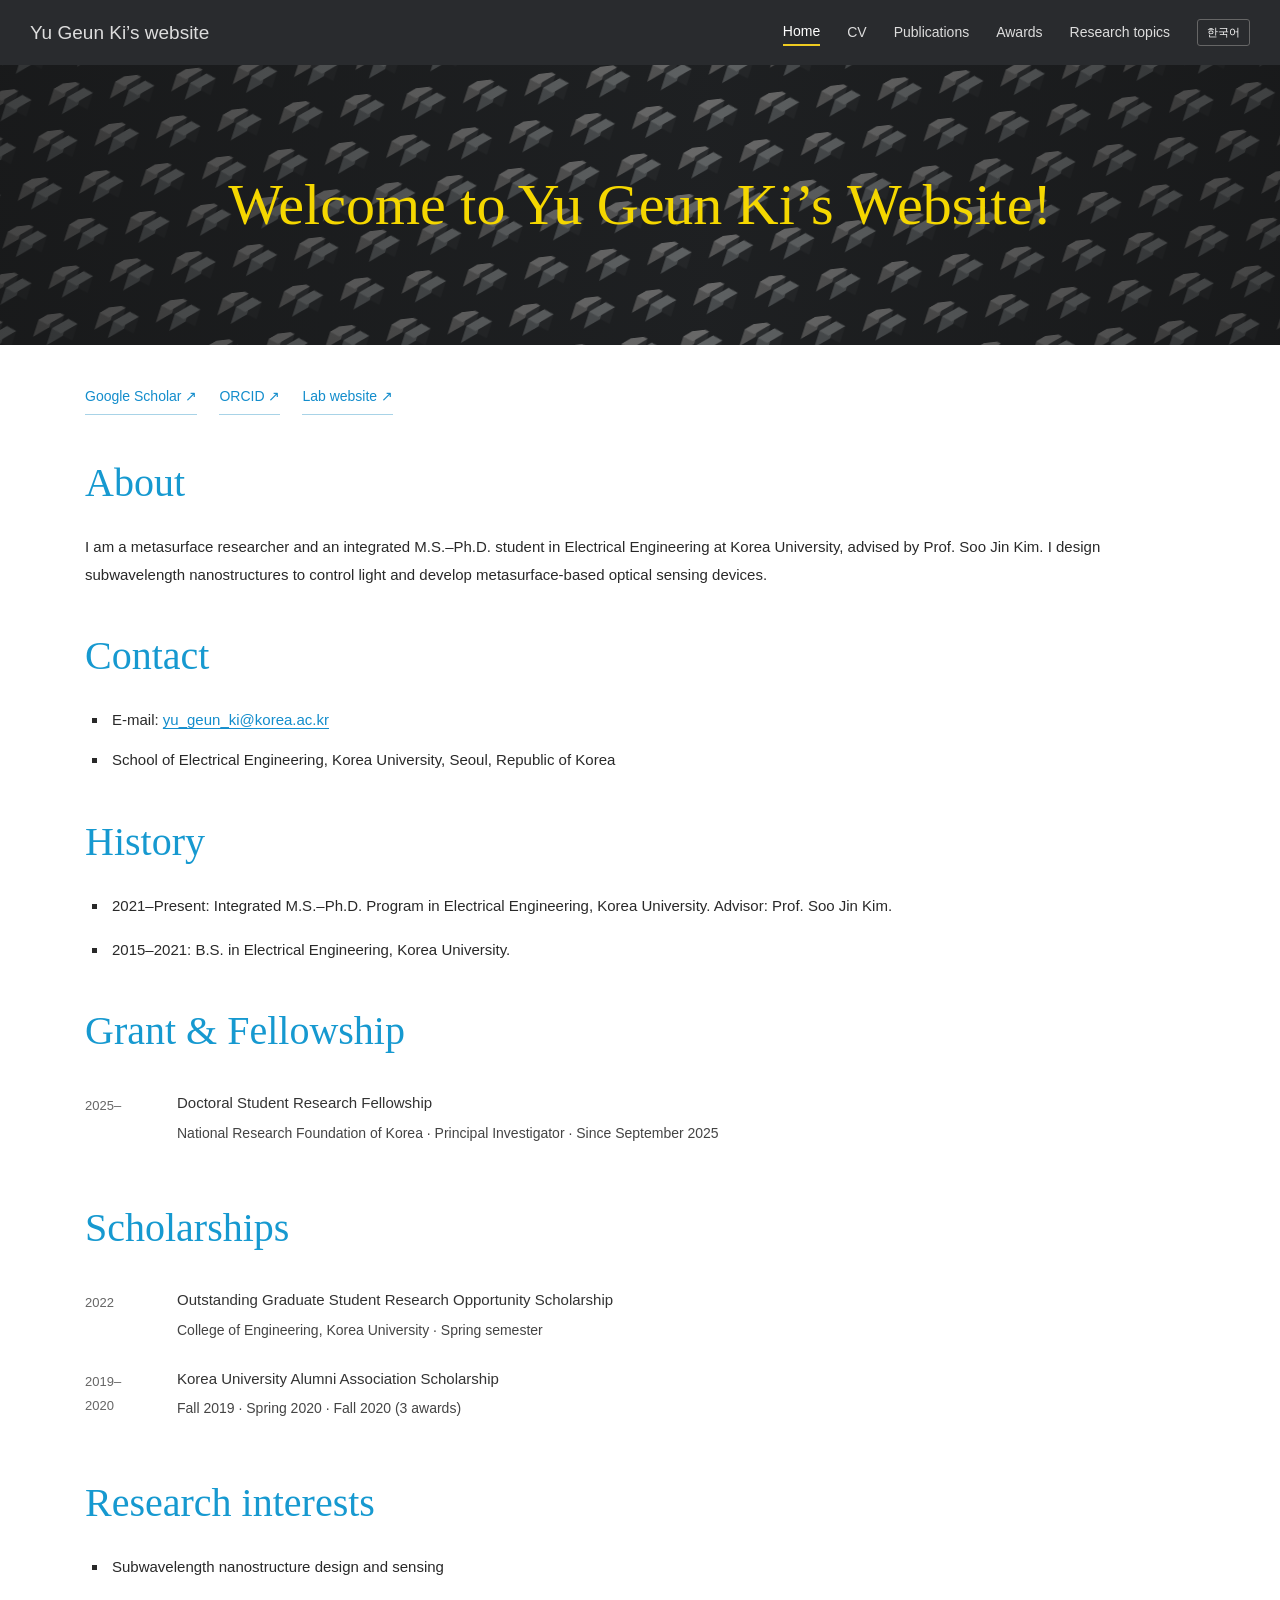
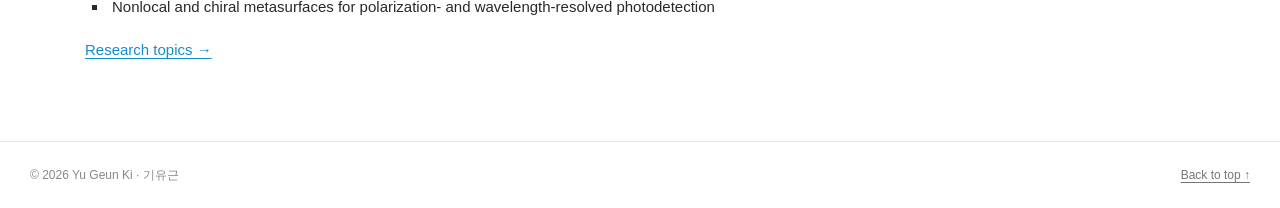
<file: index.html>
<!doctype html><html lang="en"><head><meta charset="utf-8"><meta name="viewport" content="width=device-width,initial-scale=1"><meta name="description" content="Yu Geun Ki, Korea University. Research in metasurfaces, nanophotonics, and optical sensing."><title>Yu Geun Ki</title><link rel="stylesheet" href="style.css"><script src="site.js" defer></script><script type="application/ld+json">{"@context": "https://schema.org", "@type": "Person", "name": "Yu Geun Ki", "alternateName": "기유근", "affiliation": {"@type": "CollegeOrUniversity", "name": "Korea University"}, "sameAs": ["https://scholar.google.com/citations?user=KegZw9kAAAAJ", "https://orcid.org/0009-0005-0838-682X"]}</script></head><body id="top"><header><nav class="nav" aria-label="Main navigation"><a class="brand" href="index.html">Yu Geun Ki’s website</a><a href="index.html" aria-current="page"><span data-en="Home" data-ko="홈">Home</span></a><a href="cv.html"><span data-en="CV" data-ko="이력">CV</span></a><a href="publications.html"><span data-en="Publications" data-ko="논문·학회">Publications</span></a><a href="awards.html"><span data-en="Awards" data-ko="수상">Awards</span></a><a href="research.html"><span data-en="Research topics" data-ko="연구 주제">Research topics</span></a><button class="language" id="language" aria-label="Switch to Korean">한국어</button></nav></header><div class="banner home"><h1 data-en="Welcome to Yu Geun Ki’s Website!" data-ko="기유근의 연구 홈페이지에 오신 것을 환영합니다.">Welcome to Yu Geun Ki’s Website!</h1></div><main class="content"><div class="profile-links" aria-label="Research profiles"><a href="https://scholar.google.com/citations?user=KegZw9kAAAAJ" target="_blank" rel="noopener noreferrer">Google Scholar ↗</a><a href="https://orcid.org/0009-0005-0838-682X" target="_blank" rel="noopener noreferrer">ORCID ↗</a><a href="https://sites.google.com/site/soojinkimgroup/" target="_blank" rel="noopener noreferrer"><span data-en="Lab website ↗" data-ko="연구실 홈페이지 ↗">Lab website ↗</span></a></div><div class="intro-text"><div><h2 data-en="About" data-ko="소개">About</h2><p class="bio" data-en="I am a metasurface researcher and an integrated M.S.–Ph.D. student in Electrical Engineering at Korea University, advised by Prof. Soo Jin Kim. I design subwavelength nanostructures to control light and develop metasurface-based optical sensing devices." data-ko="메타표면을 연구하는 기유근입니다. 고려대학교 전기전자공학 석박사통합과정에서 김수진 교수님의 지도를 받고 있으며, 파장보다 작은 나노구조를 설계해 빛을 제어하고 메타표면 기반 광학 센싱 소자를 개발합니다.">I am a metasurface researcher and an integrated M.S.–Ph.D. student in Electrical Engineering at Korea University, advised by Prof. Soo Jin Kim. I design subwavelength nanostructures to control light and develop metasurface-based optical sensing devices.</p></div></div><h2 data-en="Contact" data-ko="연락처">Contact</h2><ul><li>E-mail: <a href="mailto:yu_geun_ki@korea.ac.kr">yu_geun_ki@korea.ac.kr</a></li><li><span data-en="School of Electrical Engineering, Korea University, Seoul, Republic of Korea" data-ko="고려대학교 전기전자공학 · 대한민국 서울">School of Electrical Engineering, Korea University, Seoul, Republic of Korea</span></li></ul><h2 data-en="History" data-ko="학력">History</h2><ul class="history"><li><span data-en="2021–Present: Integrated M.S.–Ph.D. Program in Electrical Engineering, Korea University. Advisor: Prof. Soo Jin Kim." data-ko="2021–현재: 고려대학교 전기전자공학 석박사통합과정. 지도교수: 김수진 교수.">2021–Present: Integrated M.S.–Ph.D. Program in Electrical Engineering, Korea University. Advisor: Prof. Soo Jin Kim.</span></li><li><span data-en="2015–2021: B.S. in Electrical Engineering, Korea University." data-ko="2015–2021: 고려대학교 전기전자공학 학사.">2015–2021: B.S. in Electrical Engineering, Korea University.</span></li></ul><h2 data-en="Grant &amp; Fellowship" data-ko="연구지원">Grant & Fellowship</h2><div class="compact"><article class="record"><div class="record-date">2025–</div><div><h3 data-en="Doctoral Student Research Fellowship" data-ko="박사과정생 연구장려금지원사업">Doctoral Student Research Fellowship</h3><p data-en="National Research Foundation of Korea · Principal Investigator · Since September 2025" data-ko="한국연구재단 · 연구책임자 · 2025년 9월부터 수행">National Research Foundation of Korea · Principal Investigator · Since September 2025</p></div></article></div><h2 data-en="Scholarships" data-ko="장학금">Scholarships</h2><div class="compact"><article class="record"><div class="record-date">2022</div><div><h3 data-en="Outstanding Graduate Student Research Opportunity Scholarship" data-ko="우수 대학원생 연구기회 제공 장학금">Outstanding Graduate Student Research Opportunity Scholarship</h3><p data-en="College of Engineering, Korea University · Spring semester" data-ko="고려대학교 공과대학 · 1학기">College of Engineering, Korea University · Spring semester</p></div></article><article class="record"><div class="record-date">2019–<br>2020</div><div><h3 data-en="Korea University Alumni Association Scholarship" data-ko="고려대학교 교우회장학금">Korea University Alumni Association Scholarship</h3><p data-en="Fall 2019 · Spring 2020 · Fall 2020 (3 awards)" data-ko="모교추천 및 개인명의 · 2019년 2학기·2020년 1학기·2020년 2학기 (3회)">Fall 2019 · Spring 2020 · Fall 2020 (3 awards)</p></div></article></div><h2 data-en="Research interests" data-ko="연구 관심 분야">Research interests</h2><ul><li><span data-en="Subwavelength nanostructure design and sensing" data-ko="파장보다 작은 나노구조 설계 및 센싱">Subwavelength nanostructure design and sensing</span></li><li><span data-en="Nonlocal and chiral metasurfaces for polarization- and wavelength-resolved photodetection" data-ko="편광·파장 검출을 위한 비국소·키랄 메타표면">Nonlocal and chiral metasurfaces for polarization- and wavelength-resolved photodetection</span></li></ul><p><a href="research.html"><span data-en="Research topics →" data-ko="연구 주제 자세히 보기 →">Research topics →</span></a></p></main><footer class="footer"><span>© 2026 Yu Geun Ki · 기유근</span><a href="#top"><span data-en="Back to top ↑" data-ko="맨 위로 ↑">Back to top ↑</span></a></footer></body></html>
</file>
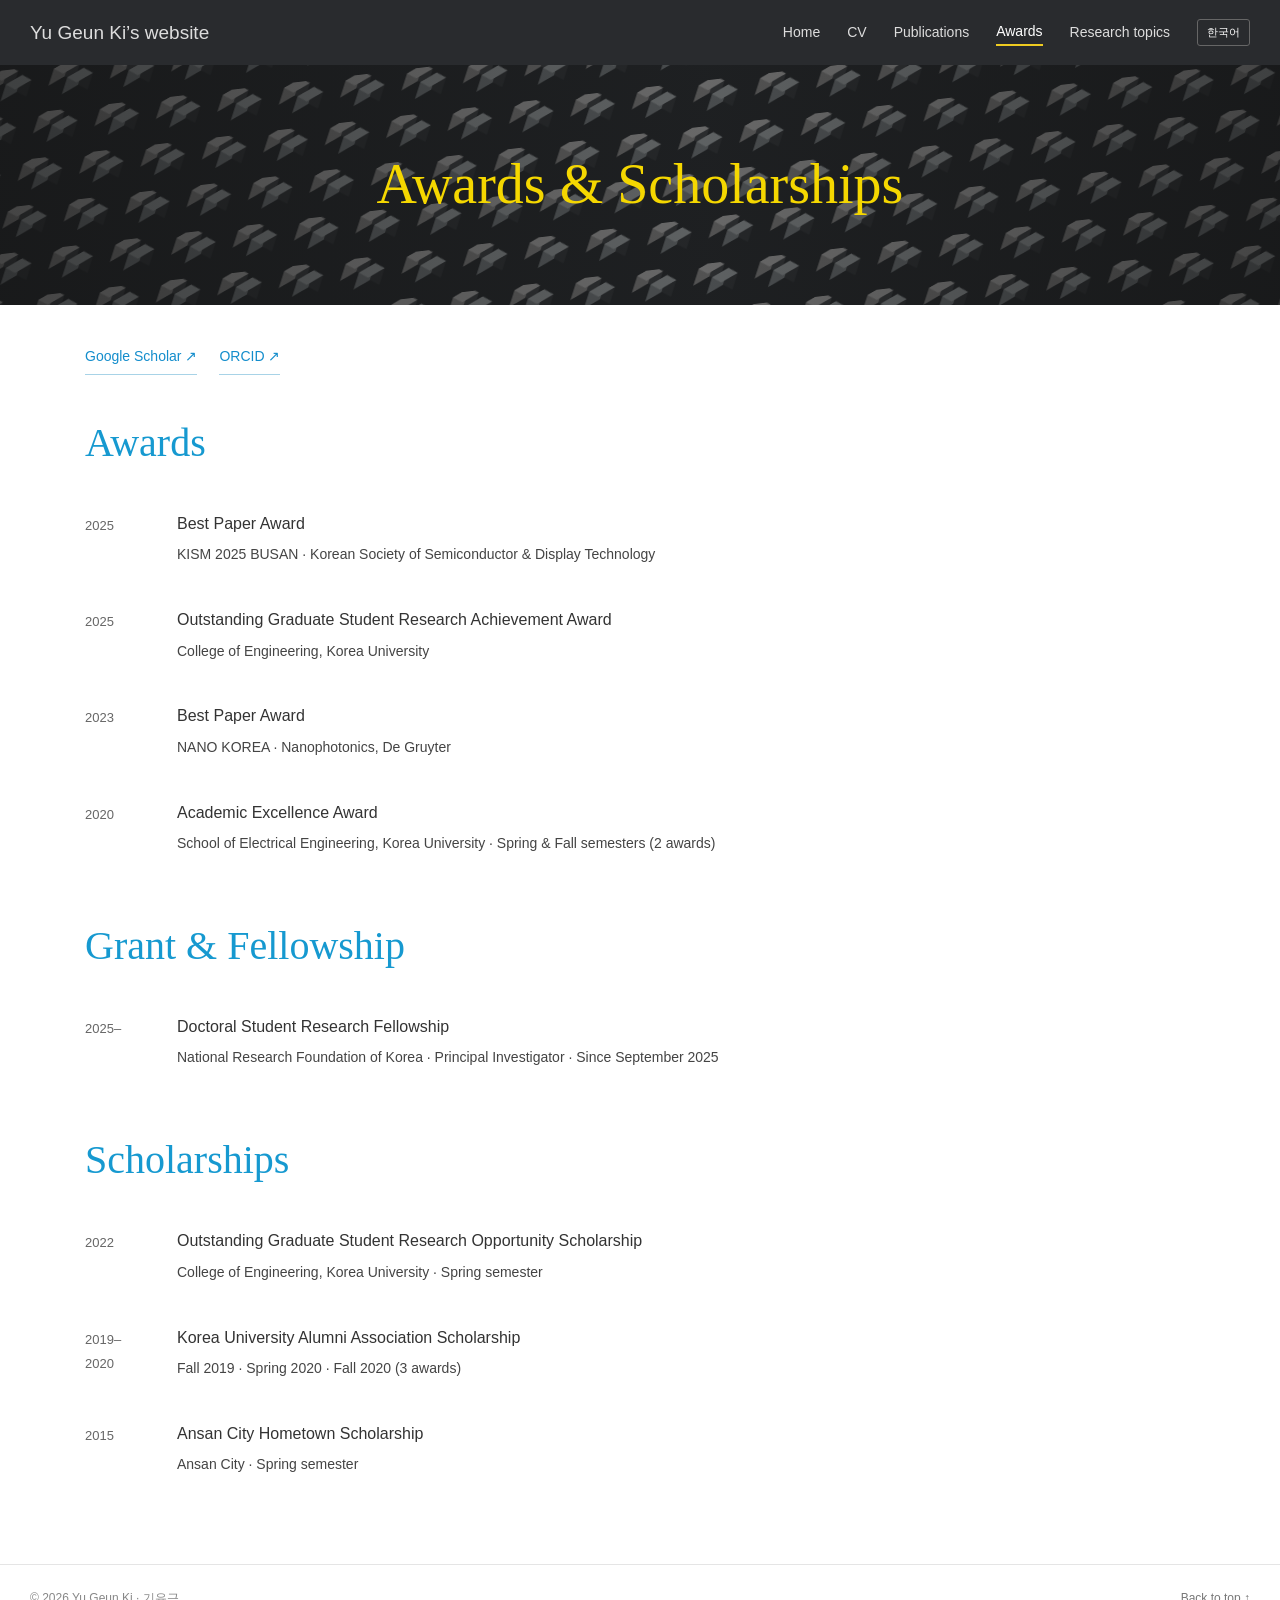
<file: awards.html>
<!doctype html><html lang="en"><head><meta charset="utf-8"><meta name="viewport" content="width=device-width,initial-scale=1"><meta name="description" content="Yu Geun Ki, Korea University. Research in metasurfaces, nanophotonics, and optical sensing."><title>Awards & Scholarships | Yu Geun Ki</title><link rel="stylesheet" href="style.css"><script src="site.js" defer></script><script type="application/ld+json">{"@context": "https://schema.org", "@type": "Person", "name": "Yu Geun Ki", "alternateName": "기유근", "affiliation": {"@type": "CollegeOrUniversity", "name": "Korea University"}, "sameAs": ["https://scholar.google.com/citations?user=KegZw9kAAAAJ", "https://orcid.org/0009-0005-0838-682X"]}</script></head><body id="top"><header><nav class="nav" aria-label="Main navigation"><a class="brand" href="index.html">Yu Geun Ki’s website</a><a href="index.html"><span data-en="Home" data-ko="홈">Home</span></a><a href="cv.html"><span data-en="CV" data-ko="이력">CV</span></a><a href="publications.html"><span data-en="Publications" data-ko="논문·학회">Publications</span></a><a href="awards.html" aria-current="page"><span data-en="Awards" data-ko="수상">Awards</span></a><a href="research.html"><span data-en="Research topics" data-ko="연구 주제">Research topics</span></a><button class="language" id="language" aria-label="Switch to Korean">한국어</button></nav></header><div class="banner"><h1 data-en="Awards &amp; Scholarships" data-ko="수상·장학금">Awards & Scholarships</h1></div><main class="content"><div class="profile-links" aria-label="Research profiles"><a href="https://scholar.google.com/citations?user=KegZw9kAAAAJ" target="_blank" rel="noopener noreferrer">Google Scholar ↗</a><a href="https://orcid.org/0009-0005-0838-682X" target="_blank" rel="noopener noreferrer">ORCID ↗</a></div><h2 data-en="Awards" data-ko="수상">Awards</h2><article class="record"><div class="record-date">2025</div><div><h3 data-en="Best Paper Award" data-ko="Best Paper Award">Best Paper Award</h3><p data-en="KISM 2025 BUSAN · Korean Society of Semiconductor &amp; Display Technology" data-ko="KISM 2025 BUSAN · 한국반도체디스플레이기술학회">KISM 2025 BUSAN · Korean Society of Semiconductor & Display Technology</p></div></article><article class="record"><div class="record-date">2025</div><div><h3 data-en="Outstanding Graduate Student Research Achievement Award" data-ko="연구실적 우수 대학원생상">Outstanding Graduate Student Research Achievement Award</h3><p data-en="College of Engineering, Korea University" data-ko="고려대학교 공과대학">College of Engineering, Korea University</p></div></article><article class="record"><div class="record-date">2023</div><div><h3 data-en="Best Paper Award" data-ko="Best Paper Award">Best Paper Award</h3><p data-en="NANO KOREA · Nanophotonics, De Gruyter" data-ko="NANO KOREA · Nanophotonics, De Gruyter">NANO KOREA · Nanophotonics, De Gruyter</p></div></article><article class="record"><div class="record-date">2020</div><div><h3 data-en="Academic Excellence Award" data-ko="성적우수표창">Academic Excellence Award</h3><p data-en="School of Electrical Engineering, Korea University · Spring &amp; Fall semesters (2 awards)" data-ko="고려대학교 전기전자공학부 · 1학기·2학기 (2회)">School of Electrical Engineering, Korea University · Spring & Fall semesters (2 awards)</p></div></article><h2 data-en="Grant &amp; Fellowship" data-ko="연구지원">Grant & Fellowship</h2><article class="record"><div class="record-date">2025–</div><div><h3 data-en="Doctoral Student Research Fellowship" data-ko="박사과정생 연구장려금지원사업">Doctoral Student Research Fellowship</h3><p data-en="National Research Foundation of Korea · Principal Investigator · Since September 2025" data-ko="한국연구재단 · 연구책임자 · 2025년 9월부터 수행">National Research Foundation of Korea · Principal Investigator · Since September 2025</p></div></article><h2 data-en="Scholarships" data-ko="장학금">Scholarships</h2><article class="record"><div class="record-date">2022</div><div><h3 data-en="Outstanding Graduate Student Research Opportunity Scholarship" data-ko="우수 대학원생 연구기회 제공 장학금">Outstanding Graduate Student Research Opportunity Scholarship</h3><p data-en="College of Engineering, Korea University · Spring semester" data-ko="고려대학교 공과대학 · 1학기">College of Engineering, Korea University · Spring semester</p></div></article><article class="record"><div class="record-date">2019–<br>2020</div><div><h3 data-en="Korea University Alumni Association Scholarship" data-ko="고려대학교 교우회장학금">Korea University Alumni Association Scholarship</h3><p data-en="Fall 2019 · Spring 2020 · Fall 2020 (3 awards)" data-ko="모교추천 및 개인명의 · 2019년 2학기·2020년 1학기·2020년 2학기 (3회)">Fall 2019 · Spring 2020 · Fall 2020 (3 awards)</p></div></article><article class="record"><div class="record-date">2015</div><div><h3 data-en="Ansan City Hometown Scholarship" data-ko="안산시 애향장학금">Ansan City Hometown Scholarship</h3><p data-en="Ansan City · Spring semester" data-ko="안산시 · 1학기">Ansan City · Spring semester</p></div></article></main><footer class="footer"><span>© 2026 Yu Geun Ki · 기유근</span><a href="#top"><span data-en="Back to top ↑" data-ko="맨 위로 ↑">Back to top ↑</span></a></footer></body></html>
</file>
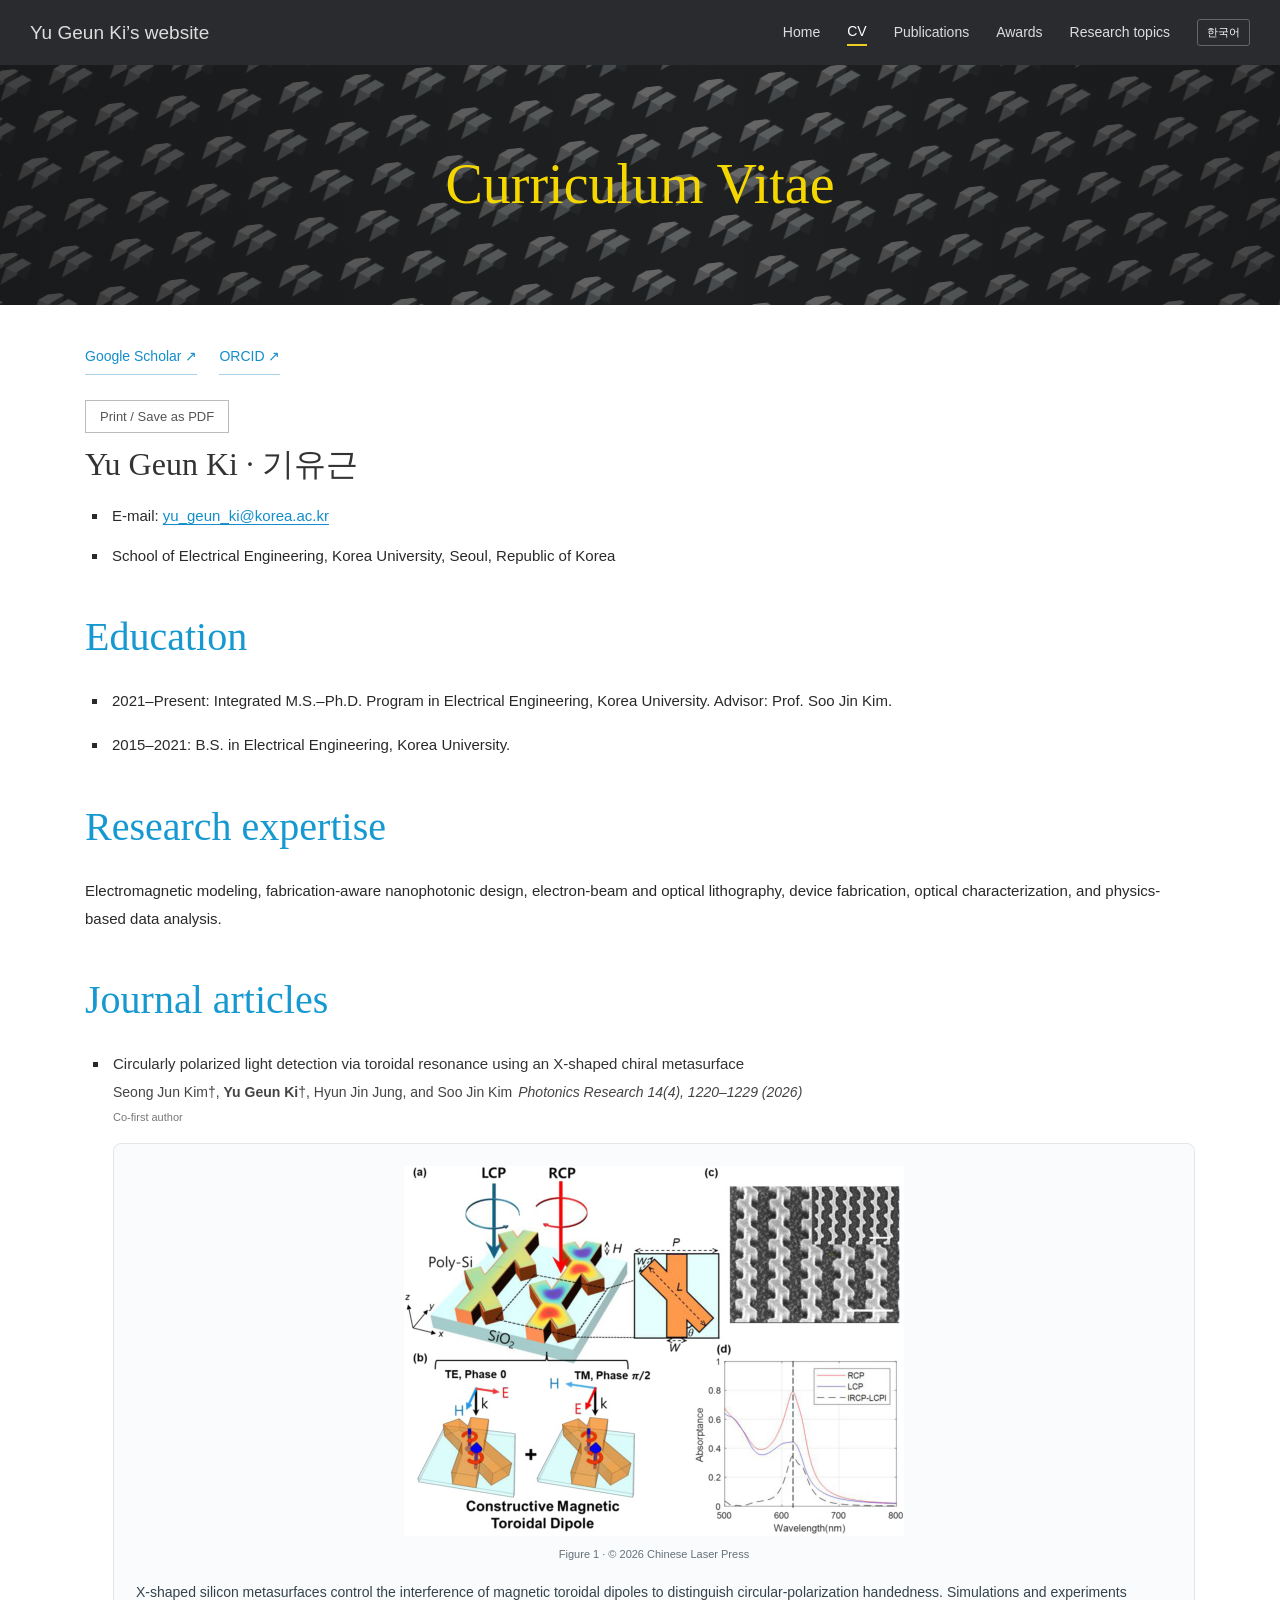
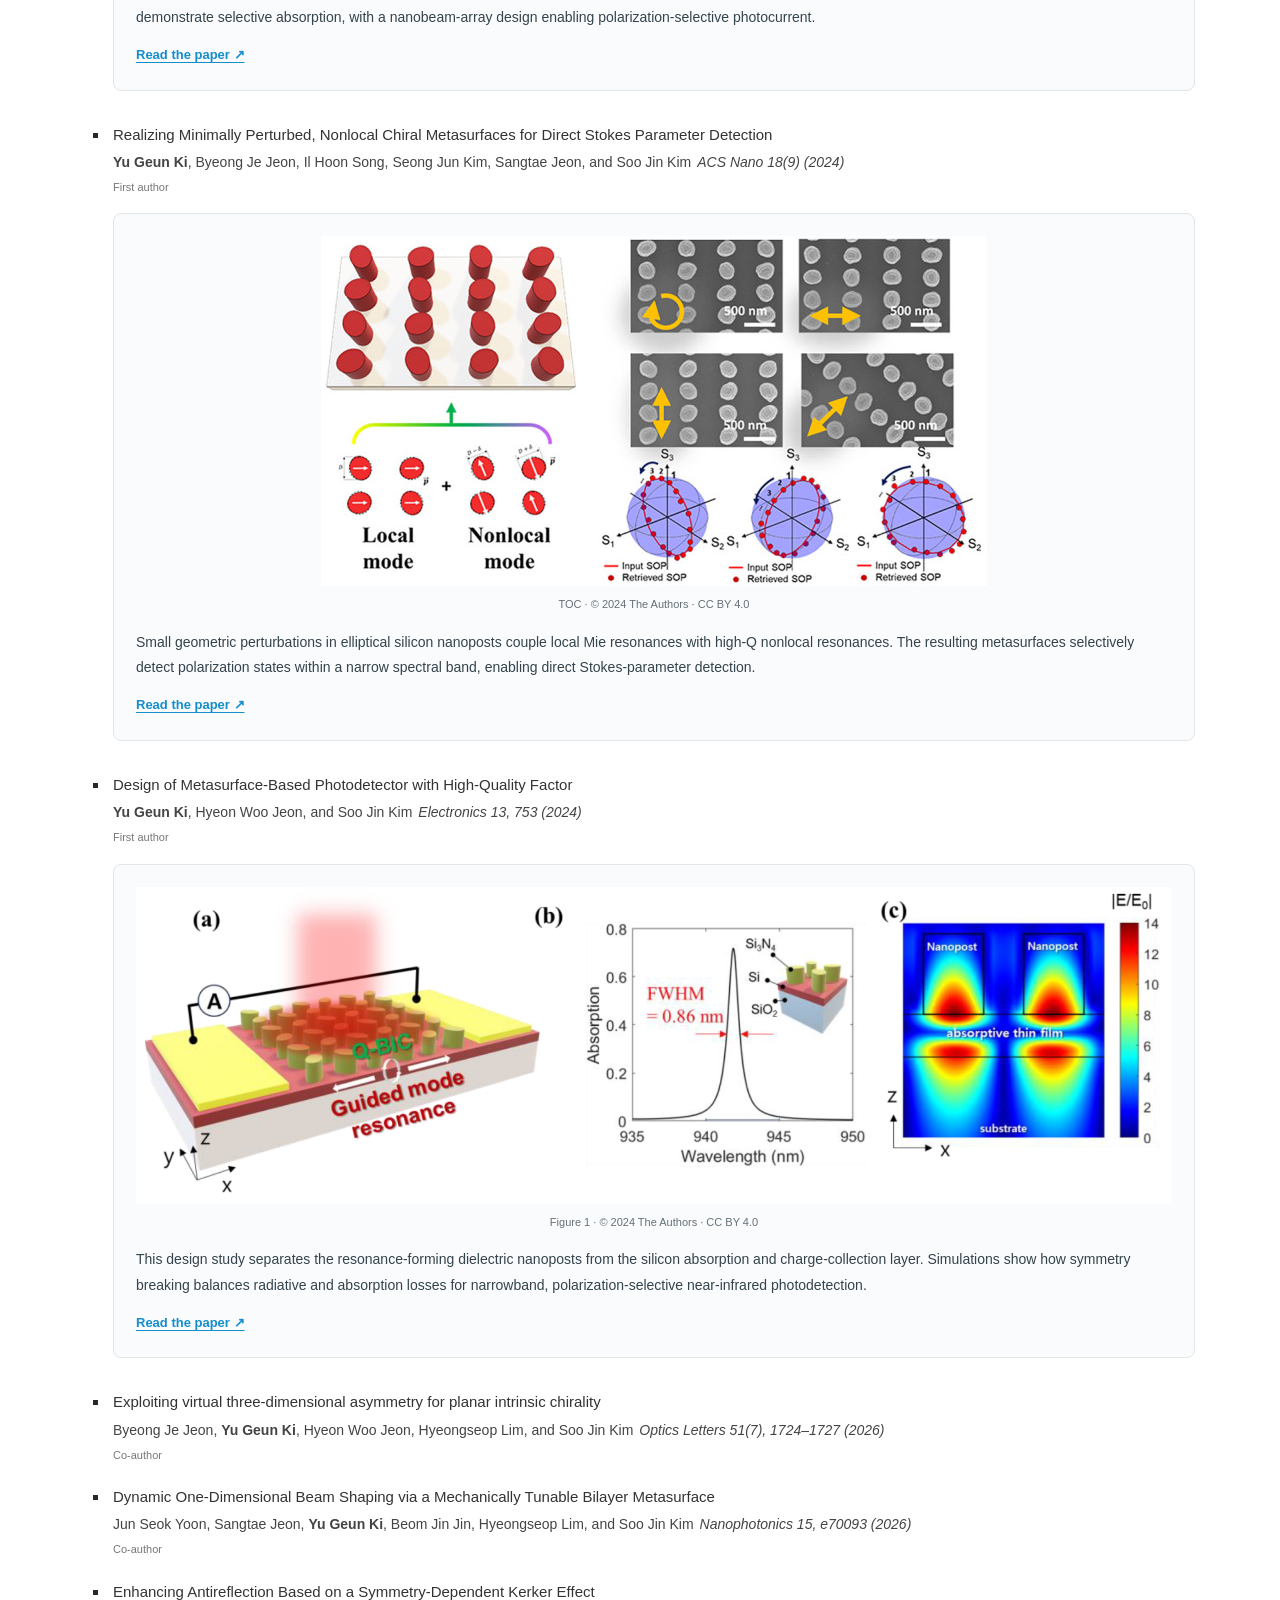
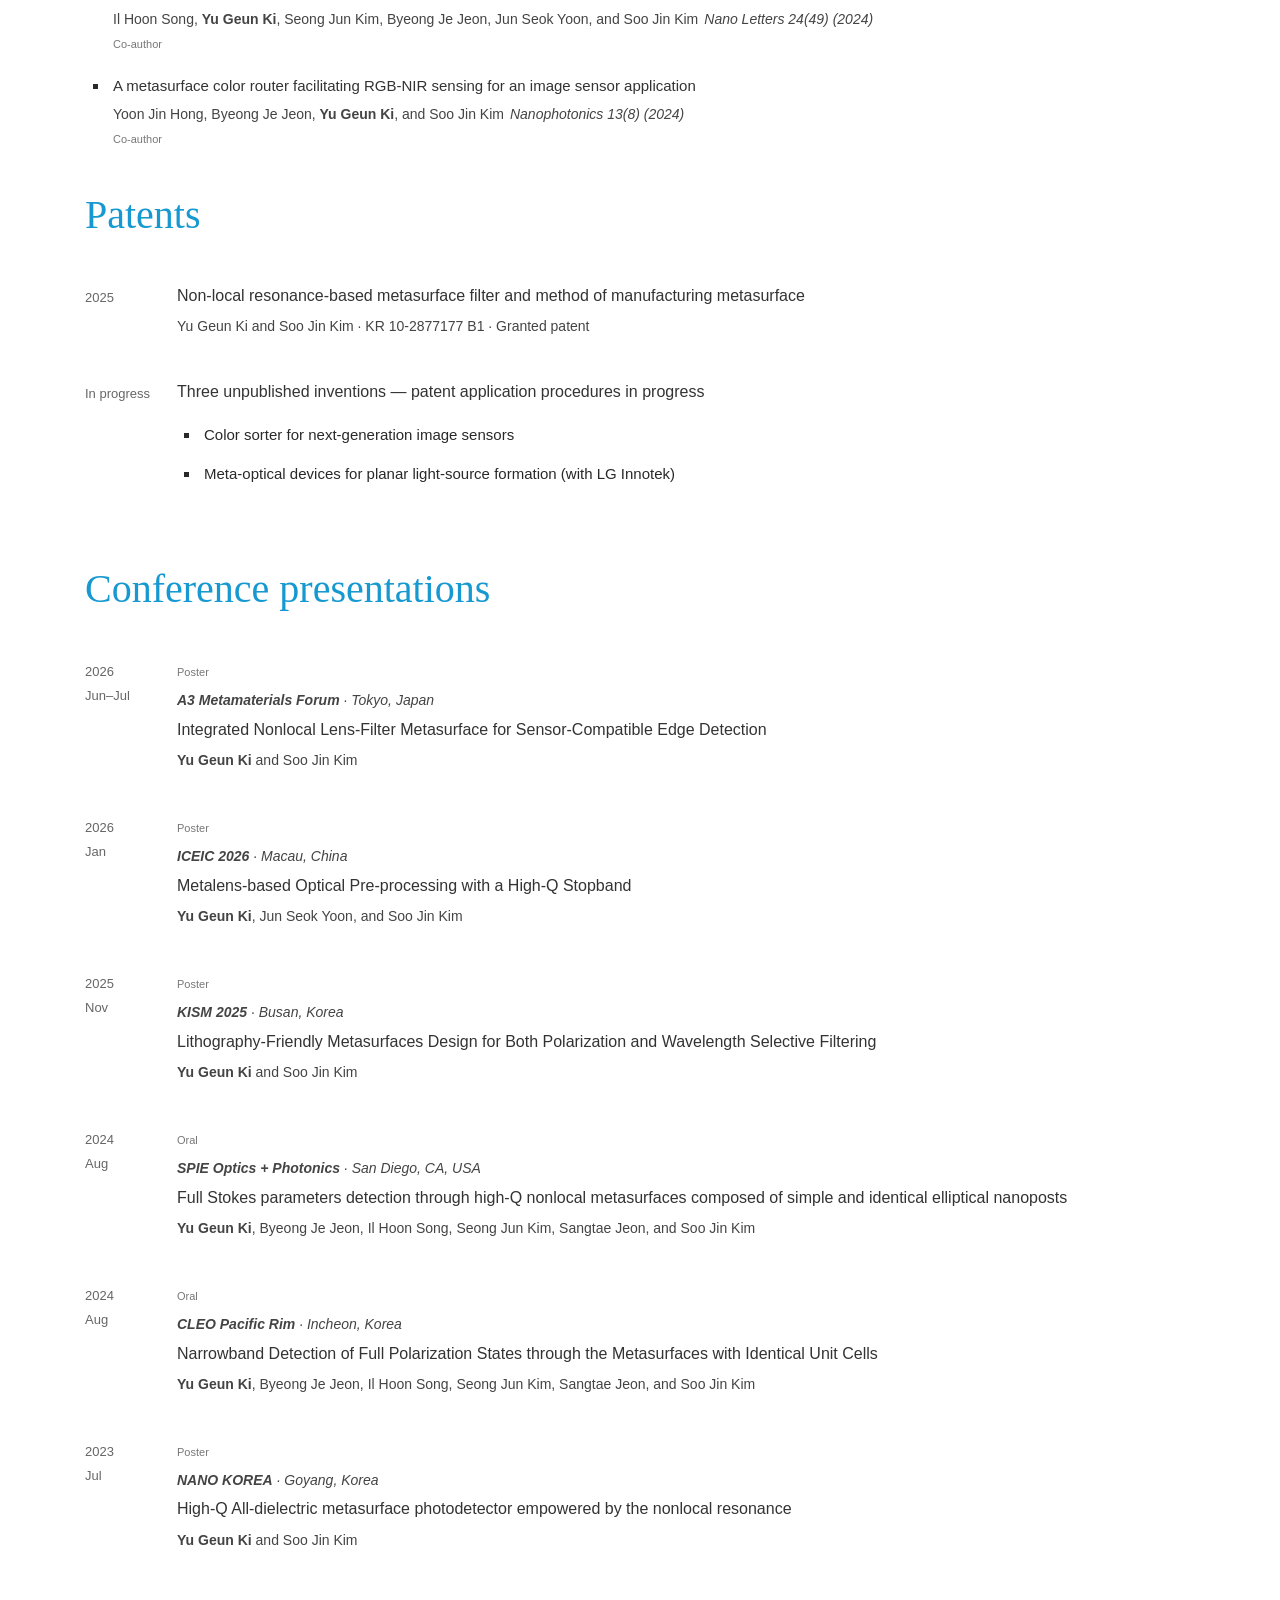
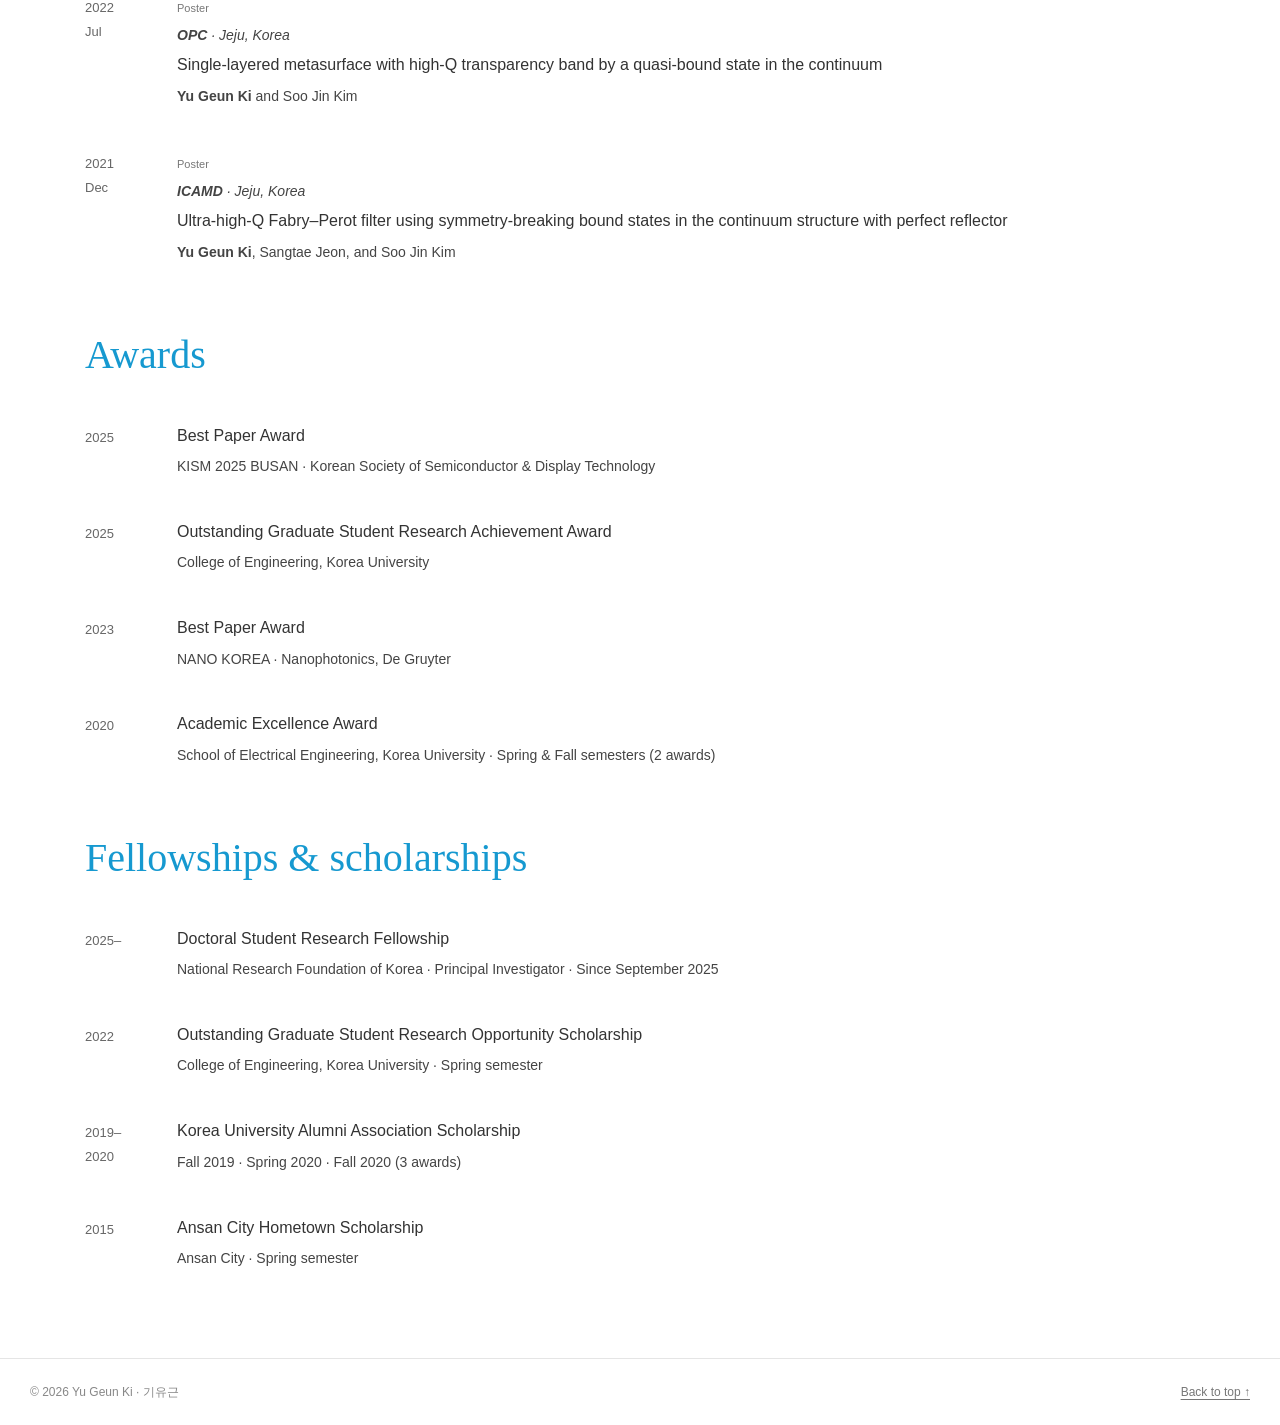
<file: cv.html>
<!doctype html><html lang="en"><head><meta charset="utf-8"><meta name="viewport" content="width=device-width,initial-scale=1"><meta name="description" content="Yu Geun Ki, Korea University. Research in metasurfaces, nanophotonics, and optical sensing."><title>Curriculum Vitae | Yu Geun Ki</title><link rel="stylesheet" href="style.css"><script src="site.js" defer></script><script type="application/ld+json">{"@context": "https://schema.org", "@type": "Person", "name": "Yu Geun Ki", "alternateName": "기유근", "affiliation": {"@type": "CollegeOrUniversity", "name": "Korea University"}, "sameAs": ["https://scholar.google.com/citations?user=KegZw9kAAAAJ", "https://orcid.org/0009-0005-0838-682X"]}</script></head><body id="top"><header><nav class="nav" aria-label="Main navigation"><a class="brand" href="index.html">Yu Geun Ki’s website</a><a href="index.html"><span data-en="Home" data-ko="홈">Home</span></a><a href="cv.html" aria-current="page"><span data-en="CV" data-ko="이력">CV</span></a><a href="publications.html"><span data-en="Publications" data-ko="논문·학회">Publications</span></a><a href="awards.html"><span data-en="Awards" data-ko="수상">Awards</span></a><a href="research.html"><span data-en="Research topics" data-ko="연구 주제">Research topics</span></a><button class="language" id="language" aria-label="Switch to Korean">한국어</button></nav></header><div class="banner"><h1 data-en="Curriculum Vitae" data-ko="이력">Curriculum Vitae</h1></div><main class="content"><div class="profile-links" aria-label="Research profiles"><a href="https://scholar.google.com/citations?user=KegZw9kAAAAJ" target="_blank" rel="noopener noreferrer">Google Scholar ↗</a><a href="https://orcid.org/0009-0005-0838-682X" target="_blank" rel="noopener noreferrer">ORCID ↗</a></div><button class="print-link" data-print><span data-en="Print / Save as PDF" data-ko="인쇄 / PDF 저장">Print / Save as PDF</span></button><h2 class="cv-name">Yu Geun Ki · 기유근</h2><div class="contact-block"><ul><li>E-mail: <a href="mailto:yu_geun_ki@korea.ac.kr">yu_geun_ki@korea.ac.kr</a></li><li><span data-en="School of Electrical Engineering, Korea University, Seoul, Republic of Korea" data-ko="고려대학교 전기전자공학 · 대한민국 서울">School of Electrical Engineering, Korea University, Seoul, Republic of Korea</span></li></ul></div><h2 data-en="Education" data-ko="학력">Education</h2><ul class="history"><li><span data-en="2021–Present: Integrated M.S.–Ph.D. Program in Electrical Engineering, Korea University. Advisor: Prof. Soo Jin Kim." data-ko="2021–현재: 고려대학교 전기전자공학 석박사통합과정. 지도교수: 김수진 교수.">2021–Present: Integrated M.S.–Ph.D. Program in Electrical Engineering, Korea University. Advisor: Prof. Soo Jin Kim.</span></li><li><span data-en="2015–2021: B.S. in Electrical Engineering, Korea University." data-ko="2015–2021: 고려대학교 전기전자공학 학사.">2015–2021: B.S. in Electrical Engineering, Korea University.</span></li></ul><h2 data-en="Research expertise" data-ko="연구 역량">Research expertise</h2><p><span data-en="Electromagnetic modeling, fabrication-aware nanophotonic design, electron-beam and optical lithography, device fabrication, optical characterization, and physics-based data analysis." data-ko="전자기 모델링, 제작 가능성을 고려한 나노광학 설계, 전자빔·광 리소그래피, 소자 제작, 광학 특성 평가 및 물리 기반 데이터 분석.">Electromagnetic modeling, fabrication-aware nanophotonic design, electron-beam and optical lithography, device fabrication, optical characterization, and physics-based data analysis.</span></p><h2 data-en="Journal articles" data-ko="학술 논문">Journal articles</h2><ul class="paper-list"><li><article class="record" data-year="2026"><div class="record-date">2026</div><div><h3>Circularly polarized light detection via toroidal resonance using an X-shaped chiral metasurface</h3><p>Seong Jun Kim†, <strong>Yu Geun Ki</strong>†, Hyun Jin Jung, and Soo Jin Kim</p><p class="venue">Photonics Research 14(4), 1220–1229 (2026)</p><span class="badge" data-en="Co-first author" data-ko="공동 제1저자">Co-first author</span></div><div class="paper-highlight"><figure class="paper-visual"><a href="photonics-research-2026-fig1.jpg" target="_blank" rel="noopener noreferrer" aria-label="Open Figure 1 at full size"><img src="photonics-research-2026-fig1.jpg" width="500" height="370" alt="Figure 1: X-shaped silicon metasurfaces control the interference of magnetic toroidal dipoles to distinguish circular-polarization handedness. Simulations and experiments demonstrate selective absorption, with a nanobeam-array design enabling polarization-selective photocurrent." loading="lazy"></a><figcaption>Figure 1 · © 2026 Chinese Laser Press</figcaption></figure><p class="paper-summary" data-en="X-shaped silicon metasurfaces control the interference of magnetic toroidal dipoles to distinguish circular-polarization handedness. Simulations and experiments demonstrate selective absorption, with a nanobeam-array design enabling polarization-selective photocurrent." data-ko="X자형 실리콘 메타표면에서 자기 토로이달 쌍극자의 간섭을 제어해 원편광의 회전 방향을 구분합니다. 시뮬레이션과 실험으로 선택적 흡수를 검증하고, 나노빔 배열을 통해 편광 선택적 광전류 검출을 구현했습니다.">X-shaped silicon metasurfaces control the interference of magnetic toroidal dipoles to distinguish circular-polarization handedness. Simulations and experiments demonstrate selective absorption, with a nanobeam-array design enabling polarization-selective photocurrent.</p><a class="paper-source" href="https://doi.org/10.1364/PRJ.576269" target="_blank" rel="noopener noreferrer" data-en="Read the paper ↗" data-ko="논문 원문 ↗">Read the paper ↗</a></div></article></li><li><article class="record" data-year="2024"><div class="record-date">2024</div><div><h3>Realizing Minimally Perturbed, Nonlocal Chiral Metasurfaces for Direct Stokes Parameter Detection</h3><p><strong>Yu Geun Ki</strong>, Byeong Je Jeon, Il Hoon Song, Seong Jun Kim, Sangtae Jeon, and Soo Jin Kim</p><p class="venue">ACS Nano 18(9) (2024)</p><span class="badge" data-en="First author" data-ko="제1저자">First author</span></div><div class="paper-highlight"><figure class="paper-visual"><a href="acs-nano-2024-toc.jpg" target="_blank" rel="noopener noreferrer" aria-label="Open TOC at full size"><img src="acs-nano-2024-toc.jpg" width="666" height="350" alt="TOC: Small geometric perturbations in elliptical silicon nanoposts couple local Mie resonances with high-Q nonlocal resonances. The resulting metasurfaces selectively detect polarization states within a narrow spectral band, enabling direct Stokes-parameter detection." loading="lazy"></a><figcaption>TOC · © 2024 The Authors · CC BY 4.0</figcaption></figure><p class="paper-summary" data-en="Small geometric perturbations in elliptical silicon nanoposts couple local Mie resonances with high-Q nonlocal resonances. The resulting metasurfaces selectively detect polarization states within a narrow spectral band, enabling direct Stokes-parameter detection." data-ko="타원형 실리콘 나노포스트의 작은 기하학적 변화를 통해 국소 Mie 공진과 고품질계수 비국소 공진을 결합합니다. 좁은 파장 대역에서 편광 상태를 선택적으로 검출해 Stokes 파라미터를 직접 측정하는 메타표면을 구현했습니다.">Small geometric perturbations in elliptical silicon nanoposts couple local Mie resonances with high-Q nonlocal resonances. The resulting metasurfaces selectively detect polarization states within a narrow spectral band, enabling direct Stokes-parameter detection.</p><a class="paper-source" href="https://doi.org/10.1021/acsnano.3c10749" target="_blank" rel="noopener noreferrer" data-en="Read the paper ↗" data-ko="논문 원문 ↗">Read the paper ↗</a></div></article></li><li><article class="record" data-year="2024"><div class="record-date">2024</div><div><h3>Design of Metasurface-Based Photodetector with High-Quality Factor</h3><p><strong>Yu Geun Ki</strong>, Hyeon Woo Jeon, and Soo Jin Kim</p><p class="venue">Electronics 13, 753 (2024)</p><span class="badge" data-en="First author" data-ko="제1저자">First author</span></div><div class="paper-highlight"><figure class="paper-visual"><a href="electronics-2024-fig1.png" target="_blank" rel="noopener noreferrer" aria-label="Open Figure 1 at full size"><img src="electronics-2024-fig1.png" width="3775" height="1155" alt="Figure 1: This design study separates the resonance-forming dielectric nanoposts from the silicon absorption and charge-collection layer. Simulations show how symmetry breaking balances radiative and absorption losses for narrowband, polarization-selective near-infrared photodetection." loading="lazy"></a><figcaption>Figure 1 · © 2024 The Authors · CC BY 4.0</figcaption></figure><p class="paper-summary" data-en="This design study separates the resonance-forming dielectric nanoposts from the silicon absorption and charge-collection layer. Simulations show how symmetry breaking balances radiative and absorption losses for narrowband, polarization-selective near-infrared photodetection." data-ko="공진을 형성하는 유전체 나노포스트와 빛을 흡수하고 전하를 수집하는 실리콘 층을 분리한 광검출기 설계 연구입니다. 대칭성 조절로 방사 손실과 흡수 손실의 균형을 맞춰, 근적외선 영역의 협대역·편광 선택적 검출이 가능함을 시뮬레이션으로 제시했습니다.">This design study separates the resonance-forming dielectric nanoposts from the silicon absorption and charge-collection layer. Simulations show how symmetry breaking balances radiative and absorption losses for narrowband, polarization-selective near-infrared photodetection.</p><a class="paper-source" href="https://doi.org/10.3390/electronics13040753" target="_blank" rel="noopener noreferrer" data-en="Read the paper ↗" data-ko="논문 원문 ↗">Read the paper ↗</a></div></article></li><li><article class="record" data-year="2026"><div class="record-date">2026</div><div><h3>Exploiting virtual three-dimensional asymmetry for planar intrinsic chirality</h3><p>Byeong Je Jeon, <strong>Yu Geun Ki</strong>, Hyeon Woo Jeon, Hyeongseop Lim, and Soo Jin Kim</p><p class="venue">Optics Letters 51(7), 1724–1727 (2026)</p><span class="badge" data-en="Co-author" data-ko="공저자">Co-author</span></div></article></li><li><article class="record" data-year="2026"><div class="record-date">2026</div><div><h3>Dynamic One-Dimensional Beam Shaping via a Mechanically Tunable Bilayer Metasurface</h3><p>Jun Seok Yoon, Sangtae Jeon, <strong>Yu Geun Ki</strong>, Beom Jin Jin, Hyeongseop Lim, and Soo Jin Kim</p><p class="venue">Nanophotonics 15, e70093 (2026)</p><span class="badge" data-en="Co-author" data-ko="공저자">Co-author</span></div></article></li><li><article class="record" data-year="2024"><div class="record-date">2024</div><div><h3>Enhancing Antireflection Based on a Symmetry-Dependent Kerker Effect</h3><p>Il Hoon Song, <strong>Yu Geun Ki</strong>, Seong Jun Kim, Byeong Je Jeon, Jun Seok Yoon, and Soo Jin Kim</p><p class="venue">Nano Letters 24(49) (2024)</p><span class="badge" data-en="Co-author" data-ko="공저자">Co-author</span></div></article></li><li><article class="record" data-year="2024"><div class="record-date">2024</div><div><h3>A metasurface color router facilitating RGB-NIR sensing for an image sensor application</h3><p>Yoon Jin Hong, Byeong Je Jeon, <strong>Yu Geun Ki</strong>, and Soo Jin Kim</p><p class="venue">Nanophotonics 13(8) (2024)</p><span class="badge" data-en="Co-author" data-ko="공저자">Co-author</span></div></article></li></ul><h2 data-en="Patents" data-ko="특허">Patents</h2><article class="record"><div class="record-date">2025</div><div><h3 data-en="Non-local resonance-based metasurface filter and method of manufacturing metasurface" data-ko="비국소 공진 기반 메타표면 필터 및 메타표면 제조 방법">Non-local resonance-based metasurface filter and method of manufacturing metasurface</h3><p data-en="Yu Geun Ki and Soo Jin Kim · KR 10-2877177 B1 · Granted patent" data-ko="기유근, 김수진 · KR 10-2877177 B1 · 등록 특허">Yu Geun Ki and Soo Jin Kim · KR 10-2877177 B1 · Granted patent</p></div></article><article class="record"><div class="record-date"><span data-en="In progress" data-ko="진행 중">In progress</span></div><div><h3 data-en="Three unpublished inventions — patent application procedures in progress" data-ko="미공개 특허 3건 — 출원 절차 진행 중">Three unpublished inventions — patent application procedures in progress</h3><ul><li><span data-en="Color sorter for next-generation image sensors" data-ko="차세대 이미지센서용 color sorter">Color sorter for next-generation image sensors</span></li><li><span data-en="Meta-optical devices for planar light-source formation (with LG Innotek)" data-ko="면광원 형성을 위한 메타 광학 장치 (LG Innotek 공동 연구)">Meta-optical devices for planar light-source formation (with LG Innotek)</span></li></ul></div></article><h2 data-en="Conference presentations" data-ko="학회 발표">Conference presentations</h2><article class="record"><div class="record-date">2026<br>Jun–Jul</div><div><span class="badge" data-en="Poster" data-ko="포스터">Poster</span><p class="venue"><strong>A3 Metamaterials Forum</strong> · Tokyo, Japan</p><h3>Integrated Nonlocal Lens-Filter Metasurface for Sensor-Compatible Edge Detection</h3><p><strong>Yu Geun Ki</strong> and Soo Jin Kim</p></div></article><article class="record"><div class="record-date">2026<br>Jan</div><div><span class="badge" data-en="Poster" data-ko="포스터">Poster</span><p class="venue"><strong>ICEIC 2026</strong> · Macau, China</p><h3>Metalens-based Optical Pre-processing with a High-Q Stopband</h3><p><strong>Yu Geun Ki</strong>, Jun Seok Yoon, and Soo Jin Kim</p></div></article><article class="record"><div class="record-date">2025<br>Nov</div><div><span class="badge" data-en="Poster" data-ko="포스터">Poster</span><p class="venue"><strong>KISM 2025</strong> · Busan, Korea</p><h3>Lithography-Friendly Metasurfaces Design for Both Polarization and Wavelength Selective Filtering</h3><p><strong>Yu Geun Ki</strong> and Soo Jin Kim</p></div></article><article class="record"><div class="record-date">2024<br>Aug</div><div><span class="badge" data-en="Oral" data-ko="구두">Oral</span><p class="venue"><strong>SPIE Optics + Photonics</strong> · San Diego, CA, USA</p><h3>Full Stokes parameters detection through high-Q nonlocal metasurfaces composed of simple and identical elliptical nanoposts</h3><p><strong>Yu Geun Ki</strong>, Byeong Je Jeon, Il Hoon Song, Seong Jun Kim, Sangtae Jeon, and Soo Jin Kim</p></div></article><article class="record"><div class="record-date">2024<br>Aug</div><div><span class="badge" data-en="Oral" data-ko="구두">Oral</span><p class="venue"><strong>CLEO Pacific Rim</strong> · Incheon, Korea</p><h3>Narrowband Detection of Full Polarization States through the Metasurfaces with Identical Unit Cells</h3><p><strong>Yu Geun Ki</strong>, Byeong Je Jeon, Il Hoon Song, Seong Jun Kim, Sangtae Jeon, and Soo Jin Kim</p></div></article><article class="record"><div class="record-date">2023<br>Jul</div><div><span class="badge" data-en="Poster" data-ko="포스터">Poster</span><p class="venue"><strong>NANO KOREA</strong> · Goyang, Korea</p><h3>High-Q All-dielectric metasurface photodetector empowered by the nonlocal resonance</h3><p><strong>Yu Geun Ki</strong> and Soo Jin Kim</p></div></article><article class="record"><div class="record-date">2022<br>Jul</div><div><span class="badge" data-en="Poster" data-ko="포스터">Poster</span><p class="venue"><strong>OPC</strong> · Jeju, Korea</p><h3>Single-layered metasurface with high-Q transparency band by a quasi-bound state in the continuum</h3><p><strong>Yu Geun Ki</strong> and Soo Jin Kim</p></div></article><article class="record"><div class="record-date">2021<br>Dec</div><div><span class="badge" data-en="Poster" data-ko="포스터">Poster</span><p class="venue"><strong>ICAMD</strong> · Jeju, Korea</p><h3>Ultra-high-Q Fabry–Perot filter using symmetry-breaking bound states in the continuum structure with perfect reflector</h3><p><strong>Yu Geun Ki</strong>, Sangtae Jeon, and Soo Jin Kim</p></div></article><h2 data-en="Awards" data-ko="수상">Awards</h2><article class="record"><div class="record-date">2025</div><div><h3 data-en="Best Paper Award" data-ko="Best Paper Award">Best Paper Award</h3><p data-en="KISM 2025 BUSAN · Korean Society of Semiconductor &amp; Display Technology" data-ko="KISM 2025 BUSAN · 한국반도체디스플레이기술학회">KISM 2025 BUSAN · Korean Society of Semiconductor & Display Technology</p></div></article><article class="record"><div class="record-date">2025</div><div><h3 data-en="Outstanding Graduate Student Research Achievement Award" data-ko="연구실적 우수 대학원생상">Outstanding Graduate Student Research Achievement Award</h3><p data-en="College of Engineering, Korea University" data-ko="고려대학교 공과대학">College of Engineering, Korea University</p></div></article><article class="record"><div class="record-date">2023</div><div><h3 data-en="Best Paper Award" data-ko="Best Paper Award">Best Paper Award</h3><p data-en="NANO KOREA · Nanophotonics, De Gruyter" data-ko="NANO KOREA · Nanophotonics, De Gruyter">NANO KOREA · Nanophotonics, De Gruyter</p></div></article><article class="record"><div class="record-date">2020</div><div><h3 data-en="Academic Excellence Award" data-ko="성적우수표창">Academic Excellence Award</h3><p data-en="School of Electrical Engineering, Korea University · Spring &amp; Fall semesters (2 awards)" data-ko="고려대학교 전기전자공학부 · 1학기·2학기 (2회)">School of Electrical Engineering, Korea University · Spring & Fall semesters (2 awards)</p></div></article><h2 data-en="Fellowships &amp; scholarships" data-ko="연구지원·장학금">Fellowships & scholarships</h2><article class="record"><div class="record-date">2025–</div><div><h3 data-en="Doctoral Student Research Fellowship" data-ko="박사과정생 연구장려금지원사업">Doctoral Student Research Fellowship</h3><p data-en="National Research Foundation of Korea · Principal Investigator · Since September 2025" data-ko="한국연구재단 · 연구책임자 · 2025년 9월부터 수행">National Research Foundation of Korea · Principal Investigator · Since September 2025</p></div></article><article class="record"><div class="record-date">2022</div><div><h3 data-en="Outstanding Graduate Student Research Opportunity Scholarship" data-ko="우수 대학원생 연구기회 제공 장학금">Outstanding Graduate Student Research Opportunity Scholarship</h3><p data-en="College of Engineering, Korea University · Spring semester" data-ko="고려대학교 공과대학 · 1학기">College of Engineering, Korea University · Spring semester</p></div></article><article class="record"><div class="record-date">2019–<br>2020</div><div><h3 data-en="Korea University Alumni Association Scholarship" data-ko="고려대학교 교우회장학금">Korea University Alumni Association Scholarship</h3><p data-en="Fall 2019 · Spring 2020 · Fall 2020 (3 awards)" data-ko="모교추천 및 개인명의 · 2019년 2학기·2020년 1학기·2020년 2학기 (3회)">Fall 2019 · Spring 2020 · Fall 2020 (3 awards)</p></div></article><article class="record"><div class="record-date">2015</div><div><h3 data-en="Ansan City Hometown Scholarship" data-ko="안산시 애향장학금">Ansan City Hometown Scholarship</h3><p data-en="Ansan City · Spring semester" data-ko="안산시 · 1학기">Ansan City · Spring semester</p></div></article></main><footer class="footer"><span>© 2026 Yu Geun Ki · 기유근</span><a href="#top"><span data-en="Back to top ↑" data-ko="맨 위로 ↑">Back to top ↑</span></a></footer></body></html>
</file>
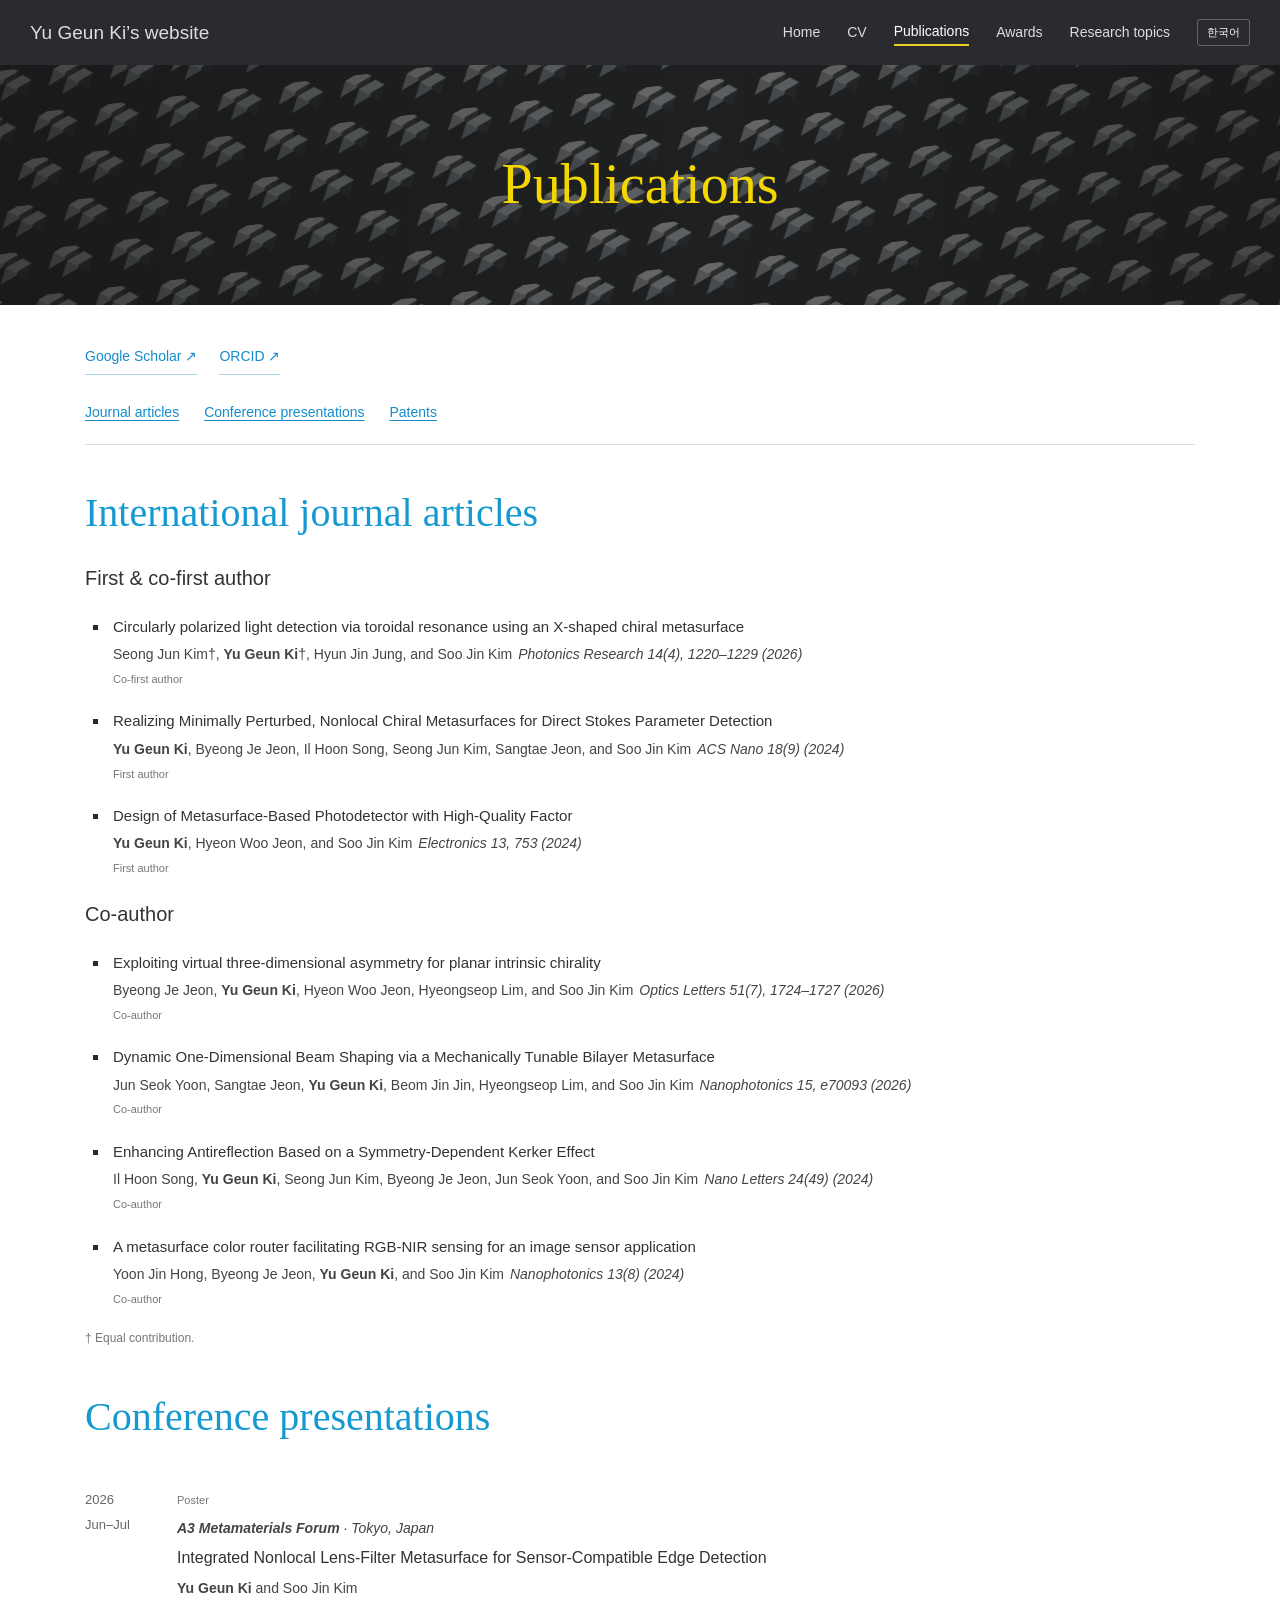
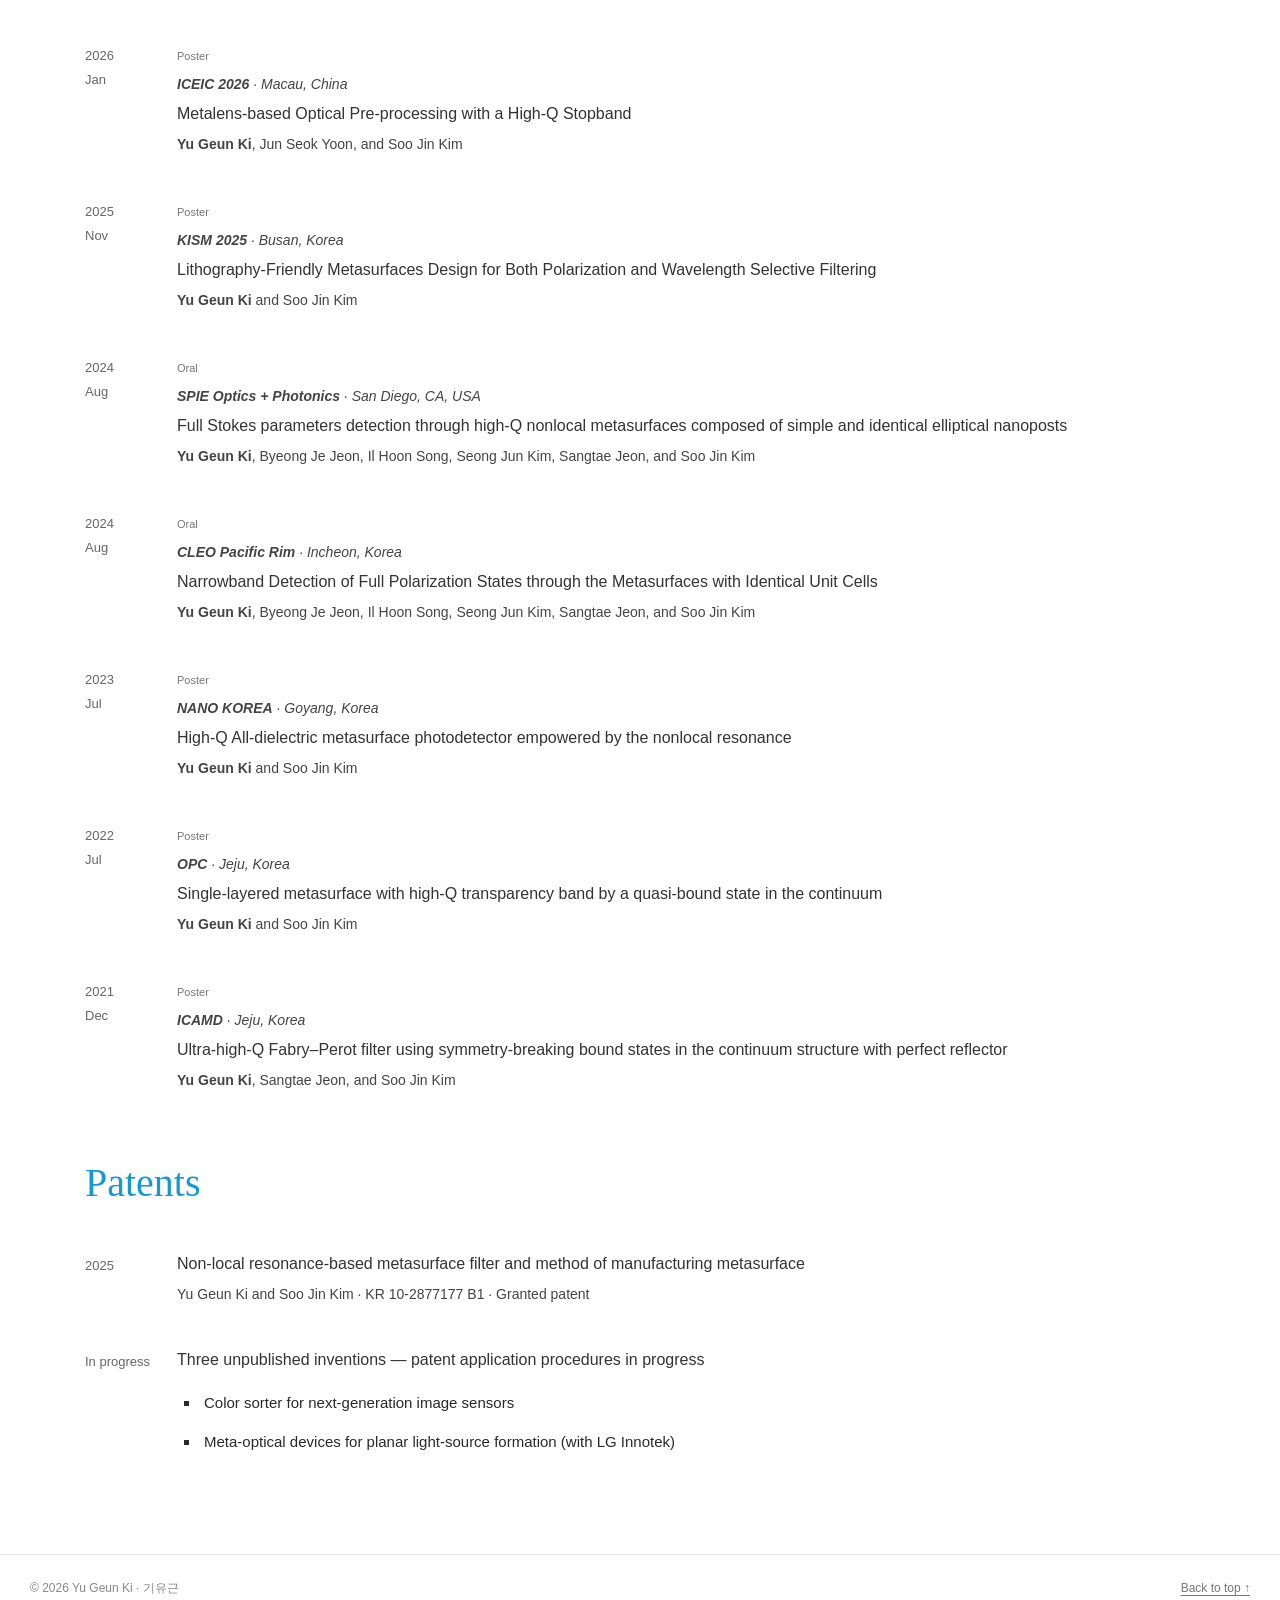
<file: publications.html>
<!doctype html><html lang="en"><head><meta charset="utf-8"><meta name="viewport" content="width=device-width,initial-scale=1"><meta name="description" content="Yu Geun Ki, Korea University. Research in metasurfaces, nanophotonics, and optical sensing."><title>Publications | Yu Geun Ki</title><link rel="stylesheet" href="style.css"><script src="site.js" defer></script><script type="application/ld+json">{"@context": "https://schema.org", "@type": "Person", "name": "Yu Geun Ki", "alternateName": "기유근", "affiliation": {"@type": "CollegeOrUniversity", "name": "Korea University"}, "sameAs": ["https://scholar.google.com/citations?user=KegZw9kAAAAJ", "https://orcid.org/0009-0005-0838-682X"]}</script></head><body id="top"><header><nav class="nav" aria-label="Main navigation"><a class="brand" href="index.html">Yu Geun Ki’s website</a><a href="index.html"><span data-en="Home" data-ko="홈">Home</span></a><a href="cv.html"><span data-en="CV" data-ko="이력">CV</span></a><a href="publications.html" aria-current="page"><span data-en="Publications" data-ko="논문·학회">Publications</span></a><a href="awards.html"><span data-en="Awards" data-ko="수상">Awards</span></a><a href="research.html"><span data-en="Research topics" data-ko="연구 주제">Research topics</span></a><button class="language" id="language" aria-label="Switch to Korean">한국어</button></nav></header><div class="banner"><h1 data-en="Publications" data-ko="논문·학회 발표">Publications</h1></div><main class="content"><div class="profile-links" aria-label="Research profiles"><a href="https://scholar.google.com/citations?user=KegZw9kAAAAJ" target="_blank" rel="noopener noreferrer">Google Scholar ↗</a><a href="https://orcid.org/0009-0005-0838-682X" target="_blank" rel="noopener noreferrer">ORCID ↗</a></div><div class="jump"><a href="#journals"><span data-en="Journal articles" data-ko="학술 논문">Journal articles</span></a><a href="#conferences"><span data-en="Conference presentations" data-ko="학회 발표">Conference presentations</span></a><a href="#patents"><span data-en="Patents" data-ko="특허">Patents</span></a></div><section id="journals"><h2 data-en="International journal articles" data-ko="국제 학술 논문">International journal articles</h2><h3 data-en="First &amp; co-first author" data-ko="제1저자·공동 제1저자">First & co-first author</h3><ul class="paper-list"><li><article class="record" data-year="2026"><div class="record-date">2026</div><div><h3>Circularly polarized light detection via toroidal resonance using an X-shaped chiral metasurface</h3><p>Seong Jun Kim†, <strong>Yu Geun Ki</strong>†, Hyun Jin Jung, and Soo Jin Kim</p><p class="venue">Photonics Research 14(4), 1220–1229 (2026)</p><span class="badge" data-en="Co-first author" data-ko="공동 제1저자">Co-first author</span></div></article></li><li><article class="record" data-year="2024"><div class="record-date">2024</div><div><h3>Realizing Minimally Perturbed, Nonlocal Chiral Metasurfaces for Direct Stokes Parameter Detection</h3><p><strong>Yu Geun Ki</strong>, Byeong Je Jeon, Il Hoon Song, Seong Jun Kim, Sangtae Jeon, and Soo Jin Kim</p><p class="venue">ACS Nano 18(9) (2024)</p><span class="badge" data-en="First author" data-ko="제1저자">First author</span></div></article></li><li><article class="record" data-year="2024"><div class="record-date">2024</div><div><h3>Design of Metasurface-Based Photodetector with High-Quality Factor</h3><p><strong>Yu Geun Ki</strong>, Hyeon Woo Jeon, and Soo Jin Kim</p><p class="venue">Electronics 13, 753 (2024)</p><span class="badge" data-en="First author" data-ko="제1저자">First author</span></div></article></li></ul><h3 data-en="Co-author" data-ko="공저자">Co-author</h3><ul class="paper-list"><li><article class="record" data-year="2026"><div class="record-date">2026</div><div><h3>Exploiting virtual three-dimensional asymmetry for planar intrinsic chirality</h3><p>Byeong Je Jeon, <strong>Yu Geun Ki</strong>, Hyeon Woo Jeon, Hyeongseop Lim, and Soo Jin Kim</p><p class="venue">Optics Letters 51(7), 1724–1727 (2026)</p><span class="badge" data-en="Co-author" data-ko="공저자">Co-author</span></div></article></li><li><article class="record" data-year="2026"><div class="record-date">2026</div><div><h3>Dynamic One-Dimensional Beam Shaping via a Mechanically Tunable Bilayer Metasurface</h3><p>Jun Seok Yoon, Sangtae Jeon, <strong>Yu Geun Ki</strong>, Beom Jin Jin, Hyeongseop Lim, and Soo Jin Kim</p><p class="venue">Nanophotonics 15, e70093 (2026)</p><span class="badge" data-en="Co-author" data-ko="공저자">Co-author</span></div></article></li><li><article class="record" data-year="2024"><div class="record-date">2024</div><div><h3>Enhancing Antireflection Based on a Symmetry-Dependent Kerker Effect</h3><p>Il Hoon Song, <strong>Yu Geun Ki</strong>, Seong Jun Kim, Byeong Je Jeon, Jun Seok Yoon, and Soo Jin Kim</p><p class="venue">Nano Letters 24(49) (2024)</p><span class="badge" data-en="Co-author" data-ko="공저자">Co-author</span></div></article></li><li><article class="record" data-year="2024"><div class="record-date">2024</div><div><h3>A metasurface color router facilitating RGB-NIR sensing for an image sensor application</h3><p>Yoon Jin Hong, Byeong Je Jeon, <strong>Yu Geun Ki</strong>, and Soo Jin Kim</p><p class="venue">Nanophotonics 13(8) (2024)</p><span class="badge" data-en="Co-author" data-ko="공저자">Co-author</span></div></article></li></ul><p class="section-note" data-en="† Equal contribution." data-ko="† 공동 기여.">† Equal contribution.</p></section><section id="conferences"><h2 data-en="Conference presentations" data-ko="학회 발표">Conference presentations</h2><article class="record"><div class="record-date">2026<br>Jun–Jul</div><div><span class="badge" data-en="Poster" data-ko="포스터">Poster</span><p class="venue"><strong>A3 Metamaterials Forum</strong> · Tokyo, Japan</p><h3>Integrated Nonlocal Lens-Filter Metasurface for Sensor-Compatible Edge Detection</h3><p><strong>Yu Geun Ki</strong> and Soo Jin Kim</p></div></article><article class="record"><div class="record-date">2026<br>Jan</div><div><span class="badge" data-en="Poster" data-ko="포스터">Poster</span><p class="venue"><strong>ICEIC 2026</strong> · Macau, China</p><h3>Metalens-based Optical Pre-processing with a High-Q Stopband</h3><p><strong>Yu Geun Ki</strong>, Jun Seok Yoon, and Soo Jin Kim</p></div></article><article class="record"><div class="record-date">2025<br>Nov</div><div><span class="badge" data-en="Poster" data-ko="포스터">Poster</span><p class="venue"><strong>KISM 2025</strong> · Busan, Korea</p><h3>Lithography-Friendly Metasurfaces Design for Both Polarization and Wavelength Selective Filtering</h3><p><strong>Yu Geun Ki</strong> and Soo Jin Kim</p></div></article><article class="record"><div class="record-date">2024<br>Aug</div><div><span class="badge" data-en="Oral" data-ko="구두">Oral</span><p class="venue"><strong>SPIE Optics + Photonics</strong> · San Diego, CA, USA</p><h3>Full Stokes parameters detection through high-Q nonlocal metasurfaces composed of simple and identical elliptical nanoposts</h3><p><strong>Yu Geun Ki</strong>, Byeong Je Jeon, Il Hoon Song, Seong Jun Kim, Sangtae Jeon, and Soo Jin Kim</p></div></article><article class="record"><div class="record-date">2024<br>Aug</div><div><span class="badge" data-en="Oral" data-ko="구두">Oral</span><p class="venue"><strong>CLEO Pacific Rim</strong> · Incheon, Korea</p><h3>Narrowband Detection of Full Polarization States through the Metasurfaces with Identical Unit Cells</h3><p><strong>Yu Geun Ki</strong>, Byeong Je Jeon, Il Hoon Song, Seong Jun Kim, Sangtae Jeon, and Soo Jin Kim</p></div></article><article class="record"><div class="record-date">2023<br>Jul</div><div><span class="badge" data-en="Poster" data-ko="포스터">Poster</span><p class="venue"><strong>NANO KOREA</strong> · Goyang, Korea</p><h3>High-Q All-dielectric metasurface photodetector empowered by the nonlocal resonance</h3><p><strong>Yu Geun Ki</strong> and Soo Jin Kim</p></div></article><article class="record"><div class="record-date">2022<br>Jul</div><div><span class="badge" data-en="Poster" data-ko="포스터">Poster</span><p class="venue"><strong>OPC</strong> · Jeju, Korea</p><h3>Single-layered metasurface with high-Q transparency band by a quasi-bound state in the continuum</h3><p><strong>Yu Geun Ki</strong> and Soo Jin Kim</p></div></article><article class="record"><div class="record-date">2021<br>Dec</div><div><span class="badge" data-en="Poster" data-ko="포스터">Poster</span><p class="venue"><strong>ICAMD</strong> · Jeju, Korea</p><h3>Ultra-high-Q Fabry–Perot filter using symmetry-breaking bound states in the continuum structure with perfect reflector</h3><p><strong>Yu Geun Ki</strong>, Sangtae Jeon, and Soo Jin Kim</p></div></article></section><section id="patents"><h2 data-en="Patents" data-ko="특허">Patents</h2><article class="record"><div class="record-date">2025</div><div><h3 data-en="Non-local resonance-based metasurface filter and method of manufacturing metasurface" data-ko="비국소 공진 기반 메타표면 필터 및 메타표면 제조 방법">Non-local resonance-based metasurface filter and method of manufacturing metasurface</h3><p data-en="Yu Geun Ki and Soo Jin Kim · KR 10-2877177 B1 · Granted patent" data-ko="기유근, 김수진 · KR 10-2877177 B1 · 등록 특허">Yu Geun Ki and Soo Jin Kim · KR 10-2877177 B1 · Granted patent</p></div></article><article class="record"><div class="record-date"><span data-en="In progress" data-ko="진행 중">In progress</span></div><div><h3 data-en="Three unpublished inventions — patent application procedures in progress" data-ko="미공개 특허 3건 — 출원 절차 진행 중">Three unpublished inventions — patent application procedures in progress</h3><ul><li><span data-en="Color sorter for next-generation image sensors" data-ko="차세대 이미지센서용 color sorter">Color sorter for next-generation image sensors</span></li><li><span data-en="Meta-optical devices for planar light-source formation (with LG Innotek)" data-ko="면광원 형성을 위한 메타 광학 장치 (LG Innotek 공동 연구)">Meta-optical devices for planar light-source formation (with LG Innotek)</span></li></ul></div></article></section></main><footer class="footer"><span>© 2026 Yu Geun Ki · 기유근</span><a href="#top"><span data-en="Back to top ↑" data-ko="맨 위로 ↑">Back to top ↑</span></a></footer></body></html>
</file>
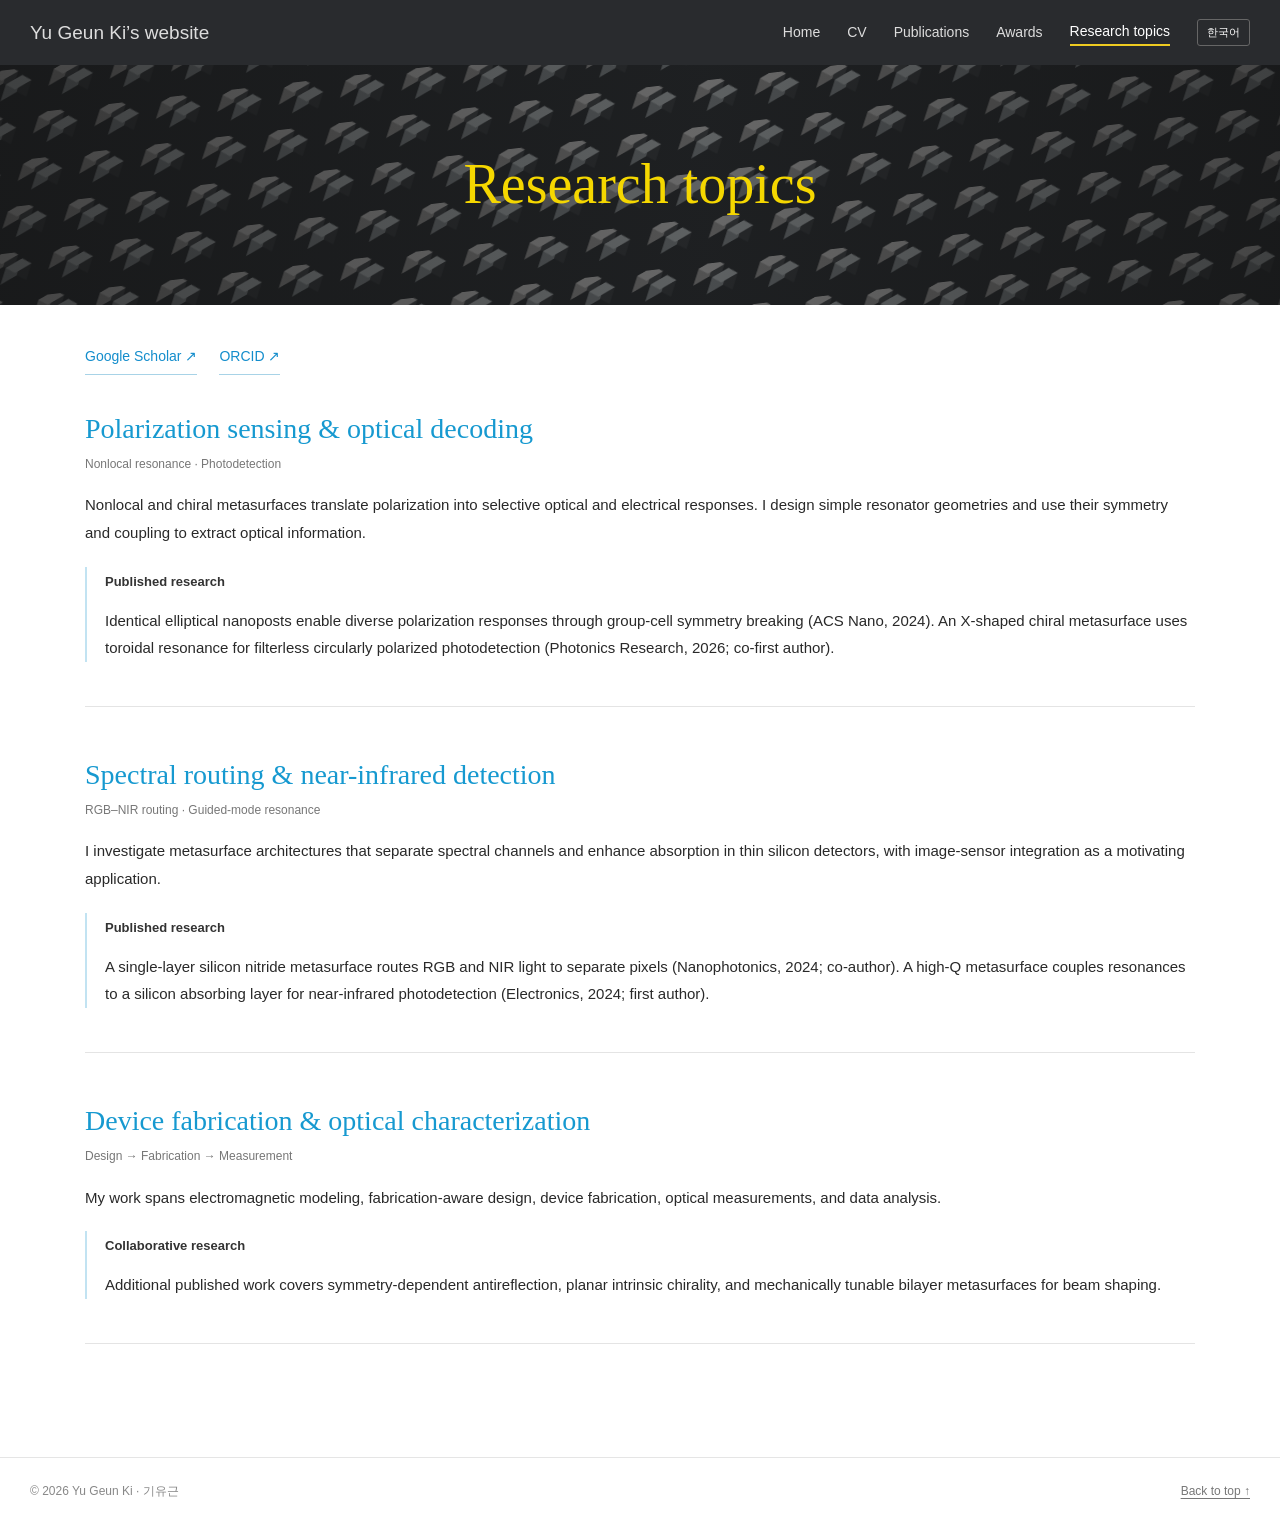
<file: research.html>
<!doctype html><html lang="en"><head><meta charset="utf-8"><meta name="viewport" content="width=device-width,initial-scale=1"><meta name="description" content="Yu Geun Ki, Korea University. Research in metasurfaces, nanophotonics, and optical sensing."><title>Research topics | Yu Geun Ki</title><link rel="stylesheet" href="style.css"><script src="site.js" defer></script><script type="application/ld+json">{"@context": "https://schema.org", "@type": "Person", "name": "Yu Geun Ki", "alternateName": "기유근", "affiliation": {"@type": "CollegeOrUniversity", "name": "Korea University"}, "sameAs": ["https://scholar.google.com/citations?user=KegZw9kAAAAJ", "https://orcid.org/0009-0005-0838-682X"]}</script></head><body id="top"><header><nav class="nav" aria-label="Main navigation"><a class="brand" href="index.html">Yu Geun Ki’s website</a><a href="index.html"><span data-en="Home" data-ko="홈">Home</span></a><a href="cv.html"><span data-en="CV" data-ko="이력">CV</span></a><a href="publications.html"><span data-en="Publications" data-ko="논문·학회">Publications</span></a><a href="awards.html"><span data-en="Awards" data-ko="수상">Awards</span></a><a href="research.html" aria-current="page"><span data-en="Research topics" data-ko="연구 주제">Research topics</span></a><button class="language" id="language" aria-label="Switch to Korean">한국어</button></nav></header><div class="banner"><h1 data-en="Research topics" data-ko="연구 주제">Research topics</h1></div><main class="content"><div class="profile-links" aria-label="Research profiles"><a href="https://scholar.google.com/citations?user=KegZw9kAAAAJ" target="_blank" rel="noopener noreferrer">Google Scholar ↗</a><a href="https://orcid.org/0009-0005-0838-682X" target="_blank" rel="noopener noreferrer">ORCID ↗</a></div><article class="research-row"><div class="number">01</div><div><h3 data-en="Polarization sensing &amp; optical decoding" data-ko="편광 센싱과 광학 디코딩">Polarization sensing & optical decoding</h3><div class="tag">Nonlocal resonance · Photodetection</div></div><div><p data-en="Nonlocal and chiral metasurfaces translate polarization into selective optical and electrical responses. I design simple resonator geometries and use their symmetry and coupling to extract optical information." data-ko="비국소·키랄 메타표면의 선택적 광학·전기적 응답을 활용해 편광을 검출합니다. 간단한 공진기 구조의 대칭성과 결합을 설계해 광정보를 추출합니다.">Nonlocal and chiral metasurfaces translate polarization into selective optical and electrical responses. I design simple resonator geometries and use their symmetry and coupling to extract optical information.</p><div class="project-details"><span class="badge" data-en="Published research" data-ko="게재 연구">Published research</span><p data-en="Identical elliptical nanoposts enable diverse polarization responses through group-cell symmetry breaking (ACS Nano, 2024). An X-shaped chiral metasurface uses toroidal resonance for filterless circularly polarized photodetection (Photonics Research, 2026; co-first author)." data-ko="동일한 타원형 나노기둥의 group-cell 대칭 깨짐을 이용한 편광 응답 설계(ACS Nano, 2024)와, toroidal 공진을 활용한 필터 없는 원편광 광검출(Photonics Research, 2026, 공동 제1저자)을 연구했습니다.">Identical elliptical nanoposts enable diverse polarization responses through group-cell symmetry breaking (ACS Nano, 2024). An X-shaped chiral metasurface uses toroidal resonance for filterless circularly polarized photodetection (Photonics Research, 2026; co-first author).</p></div></div></article><article class="research-row"><div class="number">02</div><div><h3 data-en="Spectral routing &amp; near-infrared detection" data-ko="스펙트럼 라우팅과 근적외선 검출">Spectral routing & near-infrared detection</h3><div class="tag">RGB–NIR routing · Guided-mode resonance</div></div><div><p data-en="I investigate metasurface architectures that separate spectral channels and enhance absorption in thin silicon detectors, with image-sensor integration as a motivating application." data-ko="이미지센서 집적을 목표로 스펙트럼 채널을 분리하고 얇은 실리콘 검출기의 흡수를 높이는 메타표면 구조를 연구합니다.">I investigate metasurface architectures that separate spectral channels and enhance absorption in thin silicon detectors, with image-sensor integration as a motivating application.</p><div class="project-details"><span class="badge" data-en="Published research" data-ko="게재 연구">Published research</span><p data-en="A single-layer silicon nitride metasurface routes RGB and NIR light to separate pixels (Nanophotonics, 2024; co-author). A high-Q metasurface couples resonances to a silicon absorbing layer for near-infrared photodetection (Electronics, 2024; first author)." data-ko="단일층 질화실리콘 메타표면으로 RGB·NIR을 각각의 픽셀로 라우팅하는 구조(Nanophotonics, 2024, 공저자)와 공진을 실리콘 흡수층에 결합하는 고품질계수 근적외선 검출 구조(Electronics, 2024, 제1저자)를 연구했습니다.">A single-layer silicon nitride metasurface routes RGB and NIR light to separate pixels (Nanophotonics, 2024; co-author). A high-Q metasurface couples resonances to a silicon absorbing layer for near-infrared photodetection (Electronics, 2024; first author).</p></div></div></article><article class="research-row"><div class="number">03</div><div><h3 data-en="Device fabrication &amp; optical characterization" data-ko="소자 제작과 광학 특성 평가">Device fabrication & optical characterization</h3><div class="tag">Design → Fabrication → Measurement</div></div><div><p data-en="My work spans electromagnetic modeling, fabrication-aware design, device fabrication, optical measurements, and data analysis." data-ko="전자기 모델링, 공정 가능성을 고려한 설계, 소자 제작, 광학 측정과 데이터 분석까지 연구 전주기를 수행합니다.">My work spans electromagnetic modeling, fabrication-aware design, device fabrication, optical measurements, and data analysis.</p><div class="project-details"><span class="badge" data-en="Collaborative research" data-ko="공동 연구">Collaborative research</span><p data-en="Additional published work covers symmetry-dependent antireflection, planar intrinsic chirality, and mechanically tunable bilayer metasurfaces for beam shaping." data-ko="대칭성에 따른 반사 억제, 평면 구조의 고유 키랄성, 기계적으로 조절하는 이중층 메타표면의 빔 성형 연구에도 참여했습니다.">Additional published work covers symmetry-dependent antireflection, planar intrinsic chirality, and mechanically tunable bilayer metasurfaces for beam shaping.</p></div></div></article></main><footer class="footer"><span>© 2026 Yu Geun Ki · 기유근</span><a href="#top"><span data-en="Back to top ↑" data-ko="맨 위로 ↑">Back to top ↑</span></a></footer></body></html>
</file>
<file: style.css>
*{box-sizing:border-box}html{scroll-behavior:smooth;scroll-padding-top:84px}body{margin:0;color:#292929;background:#fff;font:15px/1.85 Arial,"Noto Sans KR",sans-serif}a{color:#138dcc;text-decoration:underline;text-underline-offset:3px}a:hover{color:#07587e}a:focus-visible,button:focus-visible{outline:3px solid #efc800;outline-offset:4px}header{background:#292b2e;position:sticky;top:0;z-index:20;color:#eee}.nav{max-width:1350px;margin:auto;min-height:65px;display:flex;align-items:center;gap:27px;padding:12px 30px}.nav a{color:#ddd;text-decoration:none;font-size:14px;white-space:nowrap}.nav a[aria-current=page]{color:white;border-bottom:2px solid #eecb21}.nav .brand{font-size:19px;margin-right:auto}.language{color:#fff;background:transparent;border:1px solid #666;padding:5px 9px;border-radius:3px;font-size:11px;cursor:pointer}.banner{min-height:240px;background:#303437 url(metasurface-banner.svg) center/cover;display:grid;place-items:center;padding:45px 24px;text-align:center}.banner.home{min-height:280px}h1{font:56px/1.2 Georgia,serif;font-weight:400;color:#f5d700;margin:0;max-width:1200px}.banner.home h1{font-size:58px}.content{max-width:1160px;margin:auto;padding:35px 25px 65px}h2{font:40px/1.3 Georgia,serif;font-weight:400;color:#1699d0;margin:42px 0 24px}h3{font-size:20px;line-height:1.5;font-weight:500;margin:22px 0 12px;color:#333}p{margin:12px 0}ul{padding-left:23px;list-style-type:square}li{padding-left:4px;margin:12px 0}.intro{display:grid;grid-template-columns:34% 1fr;gap:70px;align-items:center;margin-bottom:32px}.intro h2{text-align:center;margin-top:0}.intro .bio{line-height:1.95;margin-top:23px}.profile-art{background:#f3f5f3;padding:9px 16px 0}.profile-art svg{width:100%;height:auto;display:block}.profile-art p{font-size:10px;text-align:center;letter-spacing:1px;color:#777;margin:3px 0 10px}.history li{margin:16px 0}.jump{display:flex;flex-wrap:wrap;gap:12px 25px;padding-bottom:18px;border-bottom:1px solid #ddd;margin-bottom:28px;font-size:14px}.record{display:grid;grid-template-columns:76px 1fr;gap:16px;padding:18px 0}.record-date{color:#666;font-size:13px;padding-top:3px}.record h3{font:16px/1.65 Arial,sans-serif;margin:0 0 5px}.record p{font-size:14px;margin:3px 0;color:#444}.record .venue{font-style:italic}.badge{display:inline-block;color:#777;font-size:11px;line-height:1.5;margin:3px 10px 3px 0}.research-row{display:block;margin:34px 0 48px;padding:0 0 32px;border-bottom:1px solid #e4e4e4}.number{display:none}.research-row h3{font:28px/1.4 Georgia,serif;color:#1699d0;margin-bottom:5px}.tag{color:#777;font-size:12px;margin-bottom:16px}.project-details{margin:20px 0 0;padding-left:18px;border-left:2px solid #c2e3f2}.project-details .badge{font-size:13px;font-weight:bold;color:#333}.section-note{font-size:12px;color:#777}.compact .record{padding:10px 0}.compact .record h3{font-size:15px}.subheading{font:28px Georgia,serif;color:#1699d0;margin:40px 0 18px}.paper-list{padding-left:24px}.paper-list li{margin:20px 0;line-height:1.85}.paper-list .record{display:block;padding:0}.paper-list .record-date{display:none}.paper-list h3{font:15px/1.75 Arial,sans-serif;margin:0}.paper-list p{font-size:14px;display:inline;margin-right:6px}.paper-list .badge{display:block}.cv-name{font:32px Georgia,serif;margin:10px 0;color:#333}.contact-block{margin-bottom:38px}.footer{border-top:1px solid #e5e5e5;padding:22px 30px;color:#888;font-size:12px;display:flex;gap:20px;justify-content:space-between}.footer a{color:#777}.ko h1,.ko h2,.ko .research-row h3,.ko .subheading{font-family:Arial,"Noto Sans KR",sans-serif;word-break:keep-all}.ko h1{font-size:48px}.ko h2{font-size:32px}.ko .research-row h3{font-size:25px}.print-link{background:none;border:1px solid #bbb;padding:8px 14px;font-size:13px;color:#555;cursor:pointer} @media(max-width:850px){.nav{gap:16px;flex-wrap:wrap;padding:12px 20px}.nav .brand{flex-basis:calc(100% - 90px);order:-2}.language{order:-1}.nav a{font-size:12px}.intro{gap:30px}.banner.home h1{font-size:43px}h1{font-size:45px}.content{padding:24px 26px 50px}}@media(max-width:580px){.nav{gap:9px 17px}.nav .brand{font-size:17px}.banner,.banner.home{min-height:190px}.banner.home h1,h1{font-size:35px}.ko h1{font-size:32px}.intro{grid-template-columns:1fr;gap:25px}.profile-art{max-width:280px;margin:auto}.intro h2{text-align:left}.content{padding:22px}h2{font-size:33px;margin-top:34px}.record{grid-template-columns:53px 1fr;gap:10px}.paper-list{padding-left:18px}.footer{font-size:11px}.research-row h3{font-size:25px}}@media print{header,.banner,.footer,.print-link,.jump{display:none}.content{max-width:none;padding:0}h2{font-size:25px;break-after:avoid}.record,li{break-inside:avoid}body{font-size:11px}.record p,.record h3{font-size:11px}}@media(prefers-reduced-motion:reduce){html{scroll-behavior:auto}}
.profile-links{display:flex;gap:22px;flex-wrap:wrap;margin:0 0 25px;font-size:14px}.profile-links a{border-bottom:1px solid #a8d3e7;text-decoration:none;padding:4px 0}@media print{.profile-links{display:none}}

/* Published first-author paper figures and bilingual summaries. */
.paper-highlight{margin:18px 0 30px;padding:22px;border:1px solid #e2e6e8;background:#fafbfc;border-radius:8px}
.paper-visual{margin:0 0 16px;text-align:center}
.paper-visual a{display:block}
.paper-visual img{display:block;width:auto;max-width:100%;height:auto;max-height:420px;margin:0 auto;background:#fff}
.paper-visual figcaption{margin-top:10px;color:#647078;font:11px/1.6 Arial,sans-serif}
.paper-list .paper-summary{display:block;margin:0 0 10px;font-size:14px;line-height:1.8;color:#34434c}
.paper-source{font-size:13px;font-weight:600}
@media(max-width:600px){.paper-highlight{padding:14px;margin-left:-18px}.paper-visual figcaption{font-size:10px}}
@media print{.paper-highlight{padding:12px;break-inside:avoid;background:#fff}.paper-visual img{max-height:240px}.paper-list li{break-inside:auto}}
</file>
